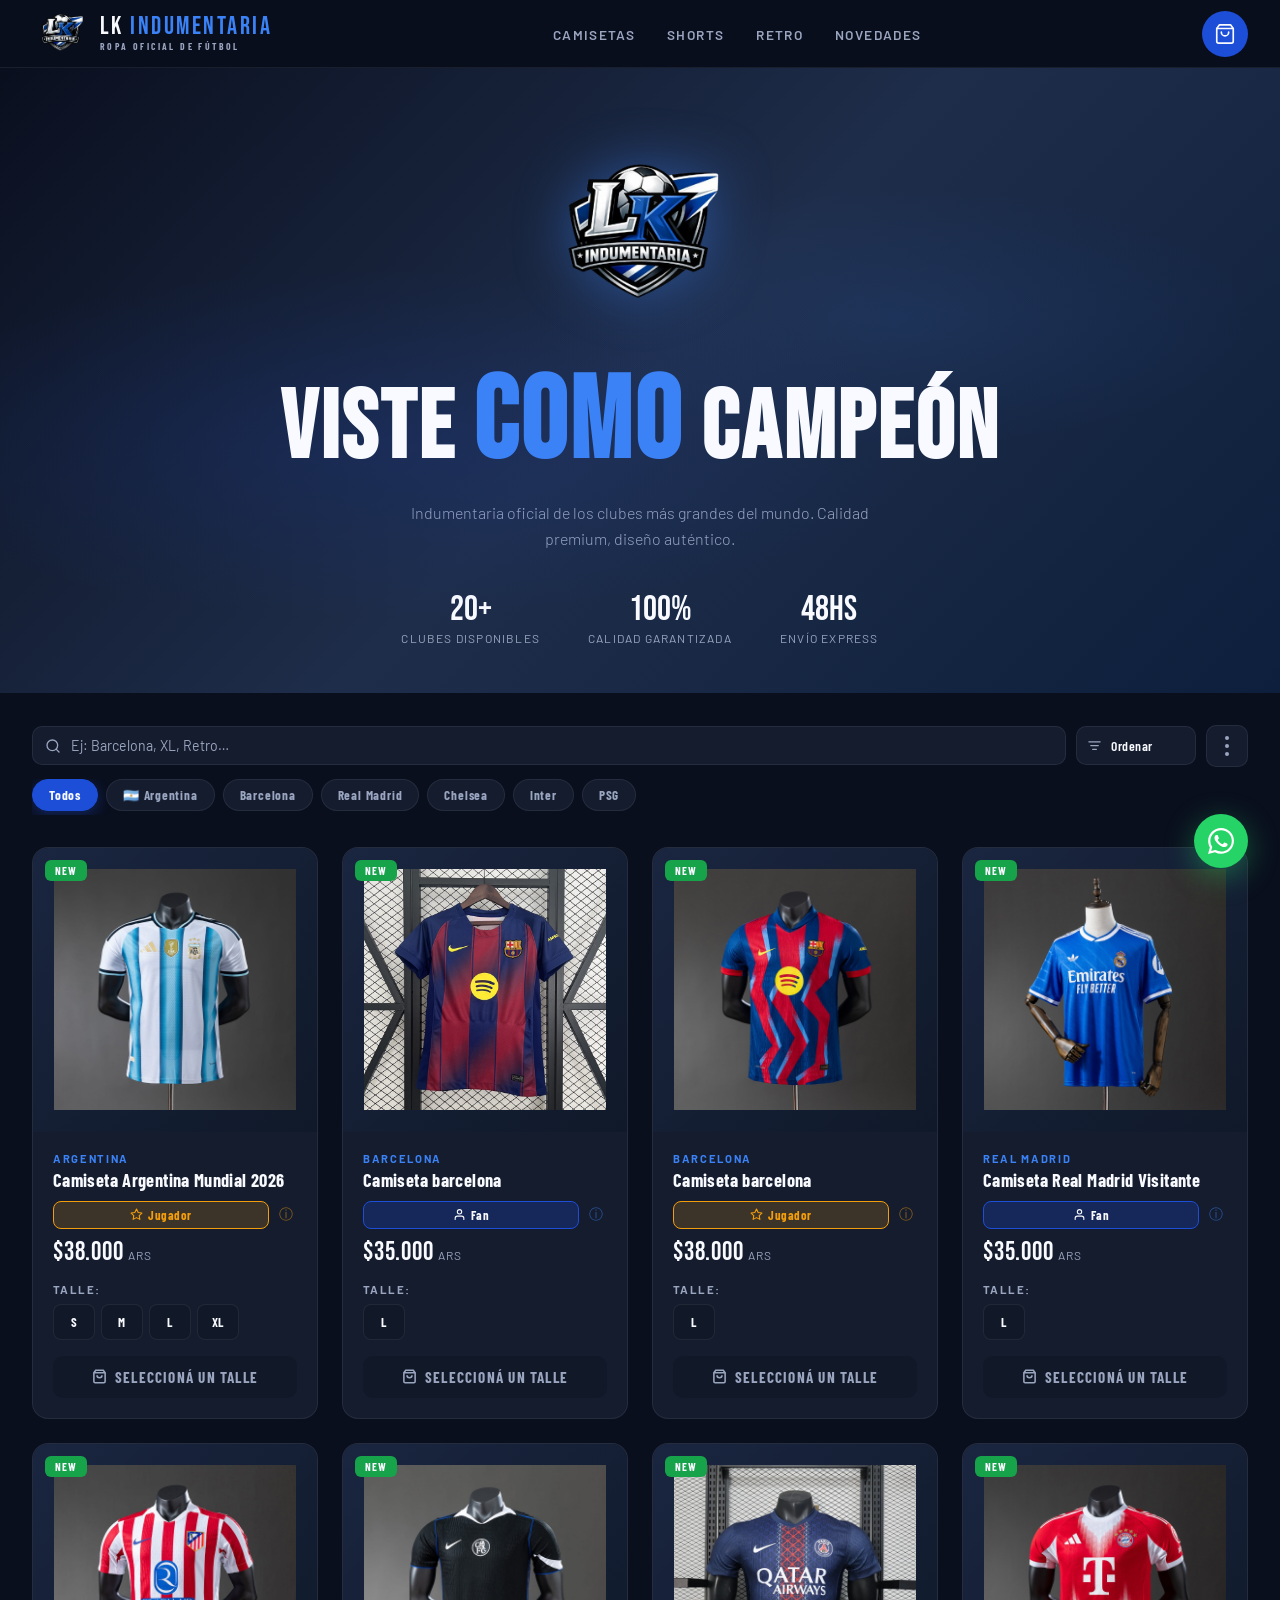
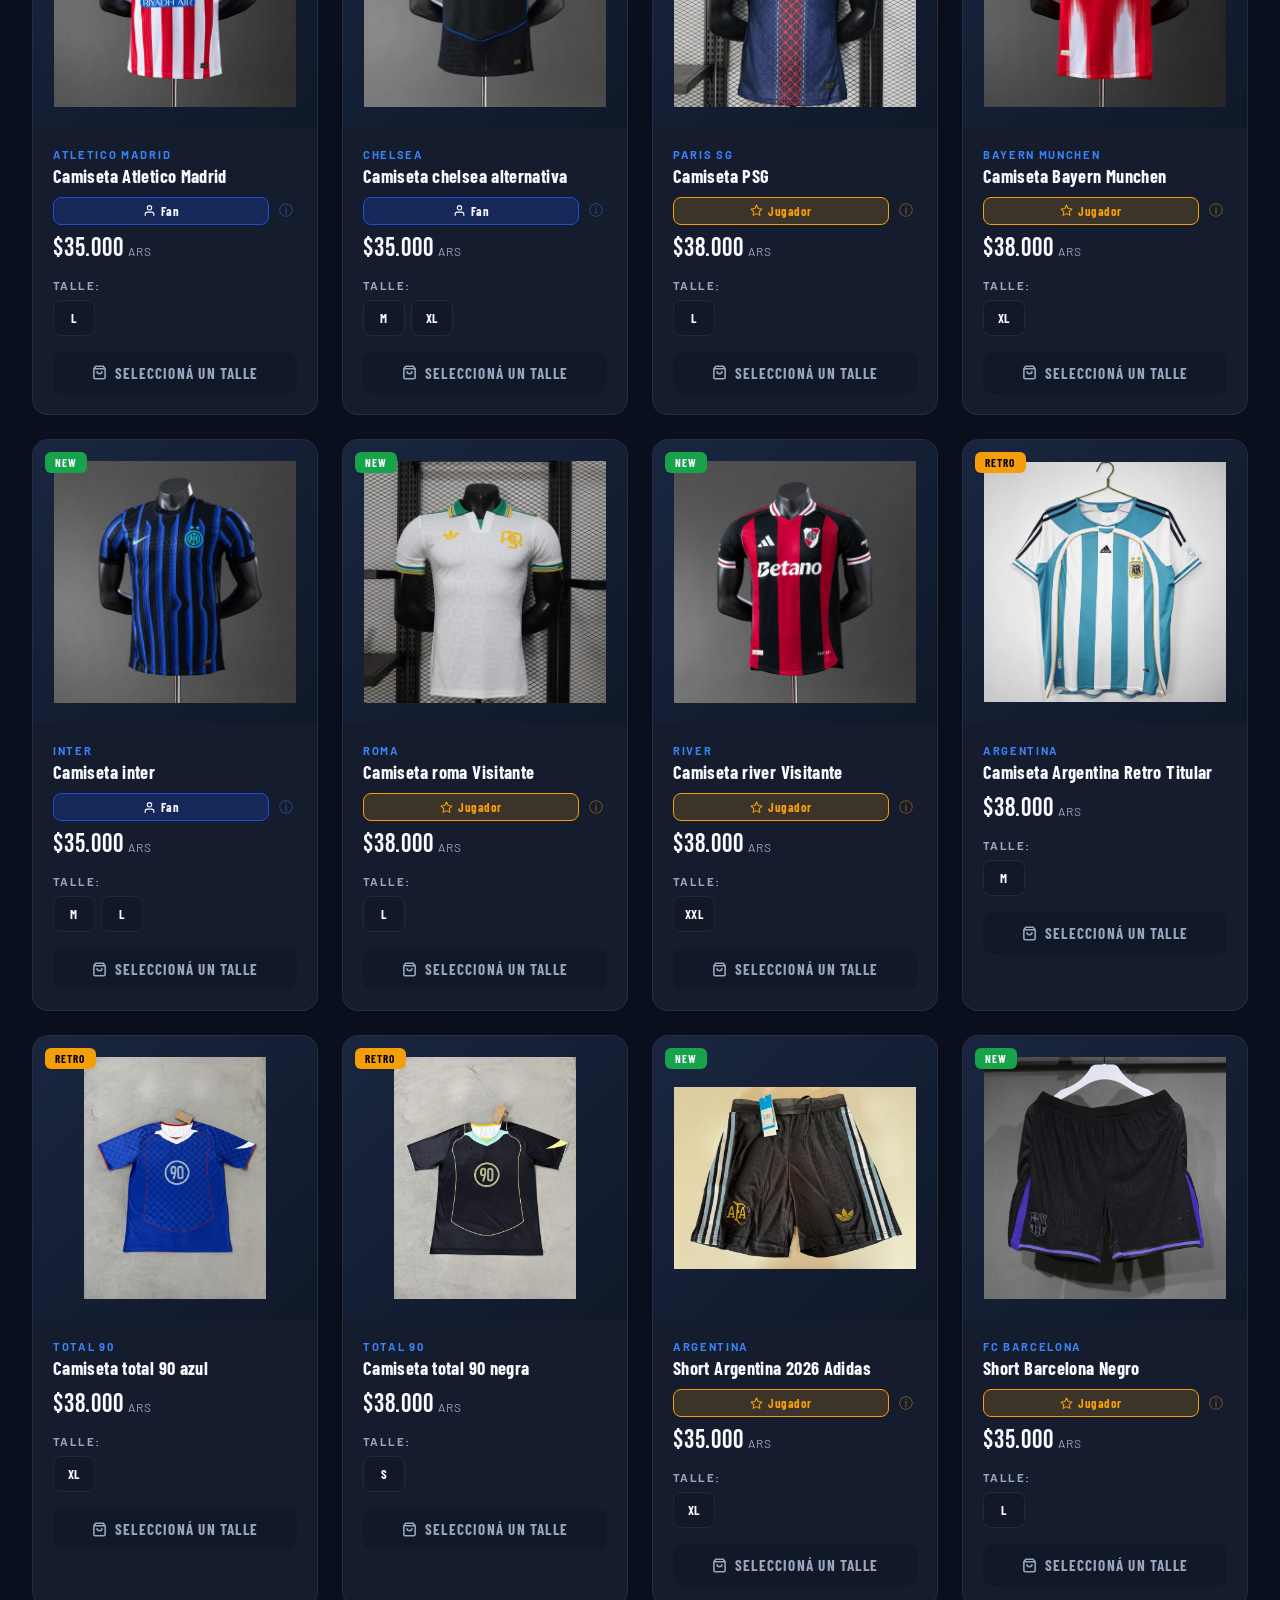
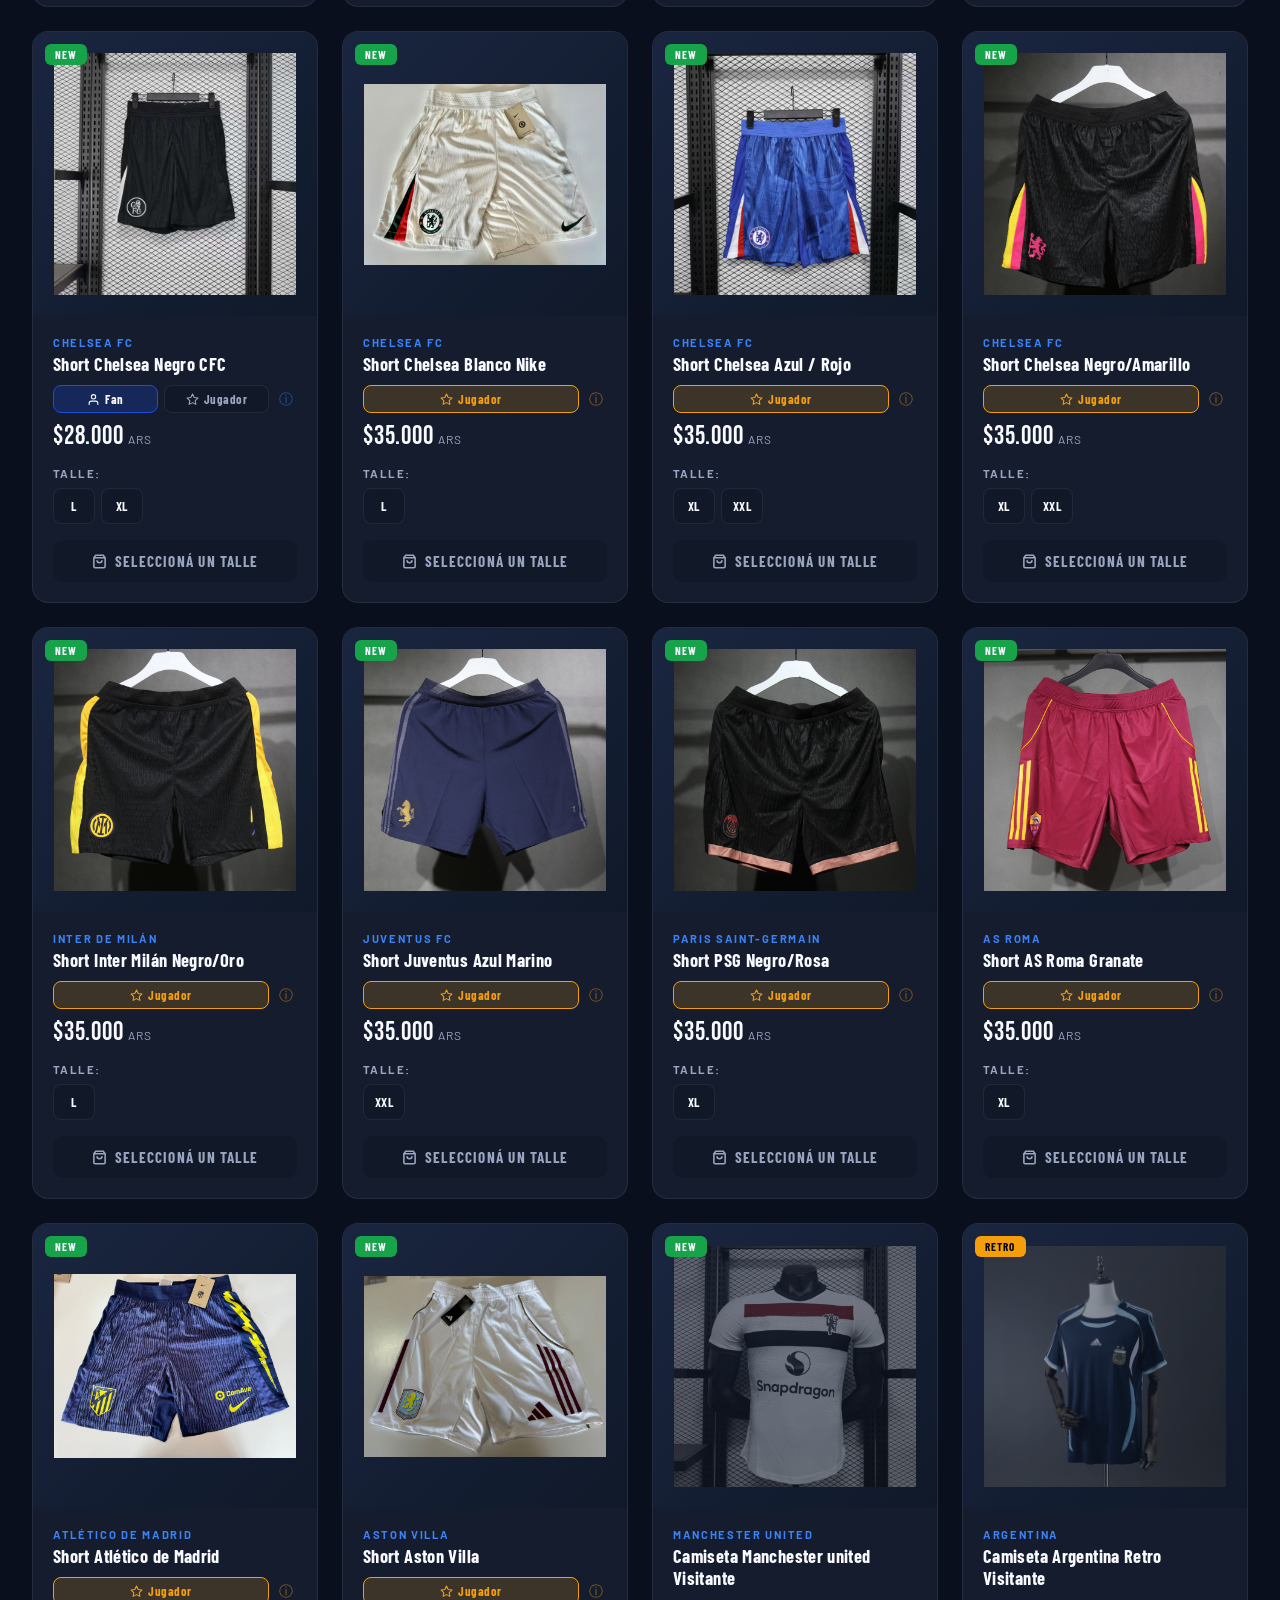
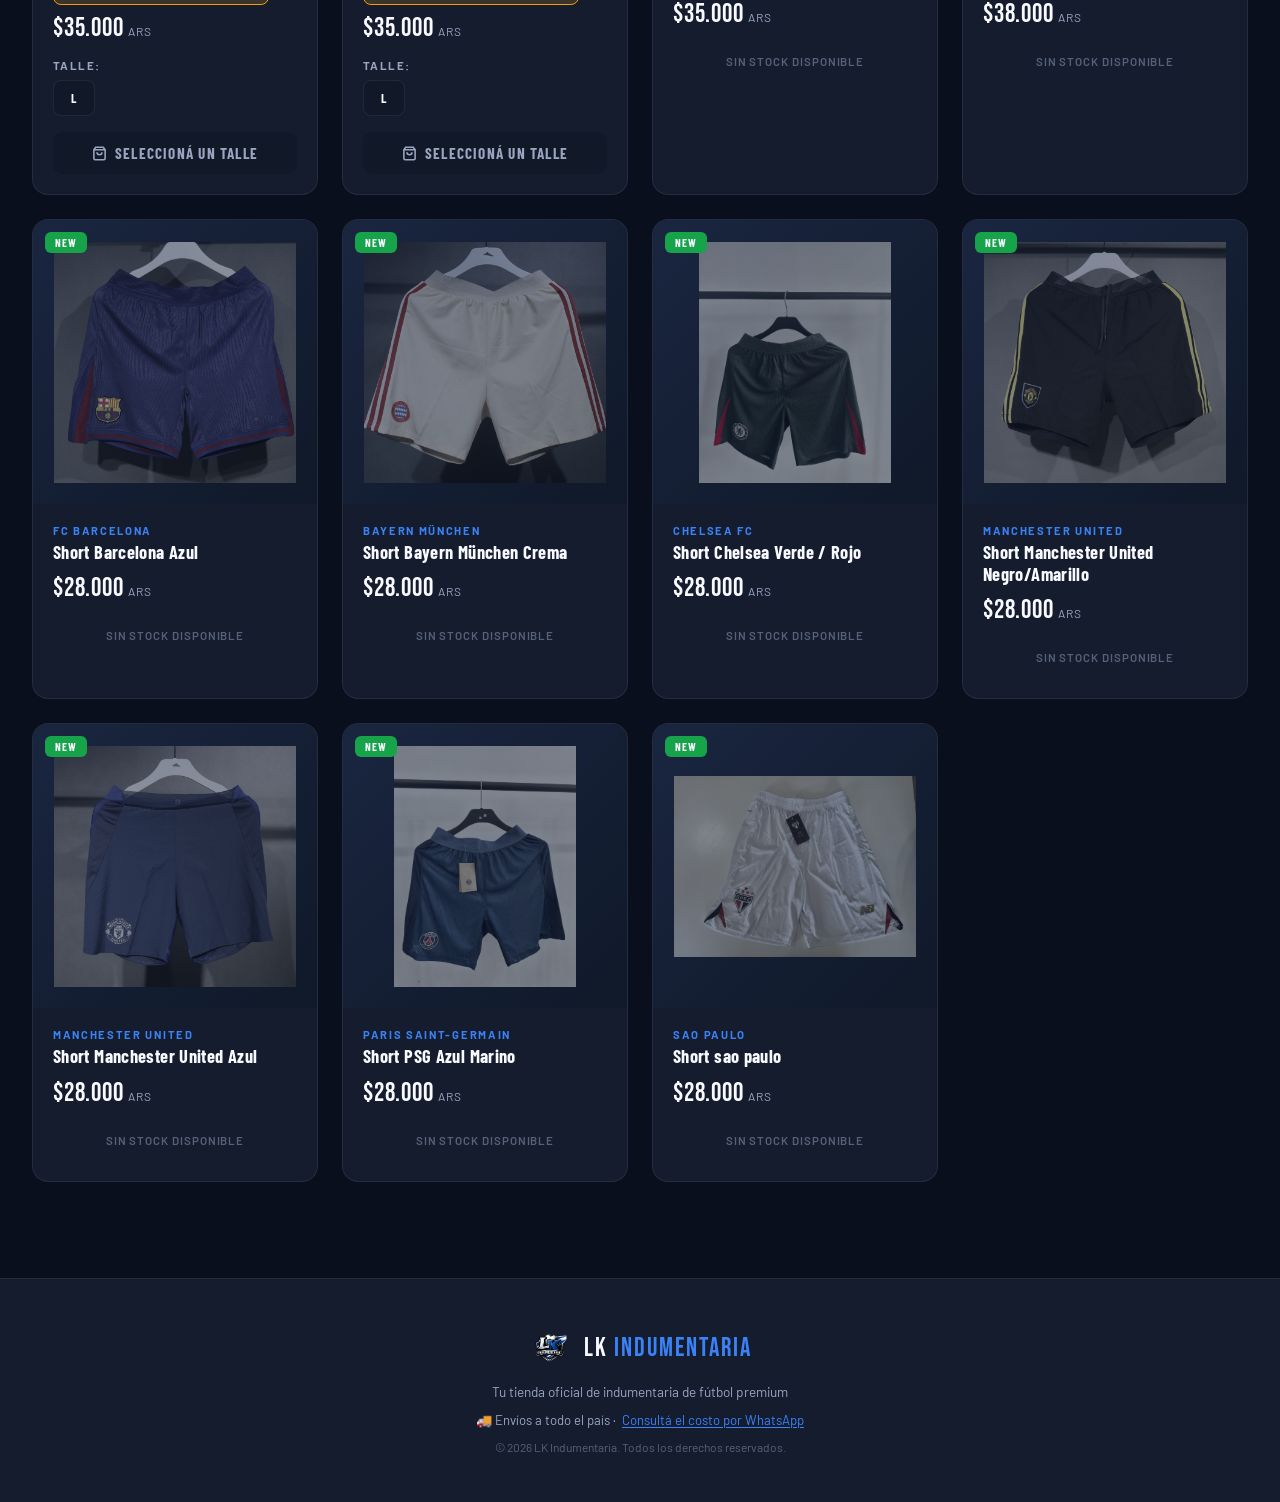
<file: index.html>
<!DOCTYPE html>
<html lang="es">
<head>
  <meta charset="UTF-8">
  <meta name="viewport" content="width=device-width, initial-scale=1.0">
  <title>LK Indumentaria — Ropa Oficial de Fútbol</title>
  <link rel="icon" type="image/png" href="logo.png">
  <link href="https://fonts.googleapis.com/css2?family=Bebas+Neue&family=Barlow:wght@300;400;500;600;700&family=Barlow+Condensed:wght@400;600;700;800&display=swap" rel="stylesheet">
  <link rel="stylesheet" href="style.css">
</head>
<body>

  <!-- ══════════════════ NAVBAR ══════════════════ -->
  <nav>
    <a class="nav-logo" href="#">
      <img data-logo src="" alt="LK Indumentaria Logo">
      <div>
        <div class="nav-logo-text">LK <span>Indumentaria</span></div>
        <div class="nav-logo-sub">Ropa Oficial de Fútbol</div>
      </div>
    </a>

    <ul class="nav-links">
      <li><a href="#catalog" onclick="filterFromNav('camiseta')">Camisetas</a></li>
      <li><a href="#catalog" onclick="filterFromNav('short')">Shorts</a></li>
      <li><a href="#catalog" onclick="filterFromNav('retro')">Retro</a></li>
      <li><a href="#catalog" onclick="filterFromNav('all')">Novedades</a></li>
    </ul>

    <div class="nav-right">
      <button class="cart-btn" onclick="toggleCart()" title="Ver carrito">
        <svg width="22" height="22" viewBox="0 0 24 24" fill="none" stroke="currentColor" stroke-width="1.8" stroke-linecap="round" stroke-linejoin="round">
          <path d="M6 2L3 6v14a2 2 0 002 2h14a2 2 0 002-2V6l-3-4z"/>
          <line x1="3" y1="6" x2="21" y2="6"/>
          <path d="M16 10a4 4 0 01-8 0"/>
        </svg>
        <!-- [MEJORA] Badge oculto por defecto, se muestra con JS cuando hay ítems -->
        <span class="cart-count" id="cartCount">0</span>
      </button>
    </div>
  </nav>

  <!-- ══════════════════ HERO ══════════════════ -->
  <section class="hero">
    <img class="hero-logo" data-logo src="" alt="LK Indumentaria">
    <h1>VISTE <em>COMO</em> CAMPEÓN</h1>
    <p>Indumentaria oficial de los clubes más grandes del mundo. Calidad premium, diseño auténtico.</p>
    <div class="hero-stats">
      <div class="stat">
        <div class="stat-num">20+</div>
        <div class="stat-label">Clubes Disponibles</div>
      </div>
      <div class="stat">
        <div class="stat-num">100%</div>
        <div class="stat-label">Calidad Garantizada</div>
      </div>
      <div class="stat">
        <div class="stat-num">48hs</div>
        <div class="stat-label">Envío Express</div>
      </div>
    </div>
  </section>

  <!-- ══════════════════ FILTER / SEARCH BAR ══════════════════ -->
  <section class="filter-section" id="catalog-section">
    <div class="catalog-toolbar">

      <!-- Buscador — [MEJORA] placeholder más sugestivo -->
      <div class="search-wrap">
        <svg class="search-icon" width="16" height="16" viewBox="0 0 24 24" fill="none" stroke="currentColor" stroke-width="2" stroke-linecap="round" stroke-linejoin="round">
          <circle cx="11" cy="11" r="8"/><line x1="21" y1="21" x2="16.65" y2="16.65"/>
        </svg>
        <input class="search-input" id="searchInput" type="text" placeholder="Ej: Barcelona, XL, Retro…" oninput="handleSearch(this.value)" autocomplete="off">
        <button class="search-clear" id="searchClear" onclick="clearSearch()" title="Limpiar">
          <svg width="14" height="14" viewBox="0 0 24 24" fill="none" stroke="currentColor" stroke-width="2.5" stroke-linecap="round"><line x1="18" y1="6" x2="6" y2="18"/><line x1="6" y1="6" x2="18" y2="18"/></svg>
        </button>
      </div>

      <!-- Ordenar -->
      <div class="sort-wrap">
        <svg width="15" height="15" viewBox="0 0 24 24" fill="none" stroke="currentColor" stroke-width="2" stroke-linecap="round" stroke-linejoin="round"><line x1="3" y1="6" x2="21" y2="6"/><line x1="6" y1="12" x2="18" y2="12"/><line x1="9" y1="18" x2="15" y2="18"/></svg>
        <select class="sort-select" id="sortSelect" onchange="handleSort(this.value)">
          <option value="default">Ordenar</option>
          <option value="price-asc">Menor precio</option>
          <option value="price-desc">Mayor precio</option>
          <option value="name-asc">A → Z</option>
          <option value="name-desc">Z → A</option>
        </select>
      </div>

      <!-- Menú 3 puntos con filtros por categoría -->
      <div class="filter-menu-wrap" id="filterMenuWrap">
        <button class="filter-menu-btn" id="filterMenuBtn" onclick="toggleFilterMenu()" title="Filtrar por categoría">
          <span></span><span></span><span></span>
        </button>
        <div class="filter-dropdown" id="filterDropdown">
          <div class="filter-dropdown-title">Categoría</div>
          <button class="filter-option active" data-filter="all"       onclick="selectFilter('all', this)">Todos</button>
          <button class="filter-option"         data-filter="camiseta" onclick="selectFilter('camiseta', this)">Camisetas</button>
          <button class="filter-option"         data-filter="short"    onclick="selectFilter('short', this)">Shorts</button>
          <button class="filter-option"         data-filter="argentina" onclick="selectFilter('argentina', this)">Argentina</button>
          <button class="filter-option"         data-filter="retro"    onclick="selectFilter('retro', this)">Retro</button>
        </div>
      </div>

    </div>

    <!-- Chip del filtro de categoría activo -->
    <div class="active-filter-chip" id="activeFilterChip" style="display:none">
      <span id="activeFilterLabel"></span>
      <button onclick="selectFilter('all', document.querySelector('.filter-option[data-filter=all]'))">✕</button>
    </div>

    <!-- ══ [MEJORA] FILTROS RÁPIDOS POR CLUB ══ -->
    <div class="club-filters-wrap">
      <div class="club-filters" id="clubFilters">
        <!-- Se renderizan dinámicamente desde store.js -->
      </div>
    </div>

  </section>

  <!-- ══════════════════ CATALOG ══════════════════ -->
  <div class="catalog" id="catalog"></div>

  <!-- ══════════════════ CART OVERLAY ══════════════════ -->
  <div class="cart-overlay" id="cartOverlay" onclick="toggleCart()"></div>

  <!-- ══════════════════ CART SIDEBAR ══════════════════ -->
  <div class="cart-sidebar" id="cartSidebar">
    <div class="cart-header">
      <h2>Carrito <span id="cartItemCount"></span></h2>
      <button class="close-cart" onclick="toggleCart()">✕</button>
    </div>
    <div class="cart-items" id="cartItems"></div>
    <div class="cart-footer" id="cartFooter" style="display:none">
      <div class="cart-total-row">
        <span class="cart-total-label">Total a pagar</span>
        <span class="cart-total-amount" id="cartTotal">$0</span>
      </div>
      <button class="checkout-btn">
        <svg width="20" height="20" viewBox="0 0 24 24" fill="currentColor">
          <path d="M17.472 14.382c-.297-.149-1.758-.867-2.03-.967-.273-.099-.471-.148-.67.15-.197.297-.767.966-.94 1.164-.173.199-.347.223-.644.075-.297-.15-1.255-.463-2.39-1.475-.883-.788-1.48-1.761-1.653-2.059-.173-.297-.018-.458.13-.606.134-.133.298-.347.446-.52.149-.174.198-.298.298-.497.099-.198.05-.371-.025-.52-.075-.149-.669-1.612-.916-2.207-.242-.579-.487-.5-.669-.51-.173-.008-.371-.01-.57-.01-.198 0-.52.074-.792.372-.272.297-1.04 1.016-1.04 2.479 0 1.462 1.065 2.875 1.213 3.074.149.198 2.096 3.2 5.077 4.487.709.306 1.262.489 1.694.625.712.227 1.36.195 1.871.118.571-.085 1.758-.719 2.006-1.413.248-.694.248-1.289.173-1.413-.074-.124-.272-.198-.57-.347m-5.421 7.403h-.004a9.87 9.87 0 01-5.031-1.378l-.361-.214-3.741.982.998-3.648-.235-.374a9.86 9.86 0 01-1.51-5.26c.001-5.45 4.436-9.884 9.888-9.884 2.64 0 5.122 1.03 6.988 2.898a9.825 9.825 0 012.893 6.994c-.003 5.45-4.437 9.884-9.885 9.884m8.413-18.297A11.815 11.815 0 0012.05 0C5.495 0 .16 5.335.157 11.892c0 2.096.547 4.142 1.588 5.945L.057 24l6.305-1.654a11.882 11.882 0 005.683 1.448h.005c6.554 0 11.89-5.335 11.893-11.893a11.821 11.821 0 00-3.48-8.413z"/>
        </svg>
        Pedir por WhatsApp
      </button>
      <!-- [MEJORA] Info de envío -->
      <p class="cart-note">
        🚚 Costo de envío · <button class="cart-shipping-link" onclick="openWhatsApp('¡Hola! Quiero consultar el costo de envío a mi zona 📦')">Consultá por WhatsApp</button>
      </p>
    </div>
  </div>

  <!-- ══════════════════ FABs ══════════════════ -->
  <div class="fab-group">
    <button class="fab-scroll-top" id="fabScrollTop" onclick="scrollToTop()" title="Volver arriba">
      <svg width="18" height="18" viewBox="0 0 24 24" fill="none" stroke="currentColor" stroke-width="2" stroke-linecap="round" stroke-linejoin="round">
        <line x1="12" y1="19" x2="12" y2="5"/>
        <polyline points="5 12 12 5 19 12"/>
      </svg>
    </button>
    <button class="wa-fab" onclick="openWhatsApp()" title="Consultanos por WhatsApp">
      <svg width="26" height="26" viewBox="0 0 24 24" fill="currentColor">
        <path d="M17.472 14.382c-.297-.149-1.758-.867-2.03-.967-.273-.099-.471-.148-.67.15-.197.297-.767.966-.94 1.164-.173.199-.347.223-.644.075-.297-.15-1.255-.463-2.39-1.475-.883-.788-1.48-1.761-1.653-2.059-.173-.297-.018-.458.13-.606.134-.133.298-.347.446-.52.149-.174.198-.298.298-.497.099-.198.05-.371-.025-.52-.075-.149-.669-1.612-.916-2.207-.242-.579-.487-.5-.669-.51-.173-.008-.371-.01-.57-.01-.198 0-.52.074-.792.372-.272.297-1.04 1.016-1.04 2.479 0 1.462 1.065 2.875 1.213 3.074.149.198 2.096 3.2 5.077 4.487.709.306 1.262.489 1.694.625.712.227 1.36.195 1.871.118.571-.085 1.758-.719 2.006-1.413.248-.694.248-1.289.173-1.413-.074-.124-.272-.198-.57-.347m-5.421 7.403h-.004a9.87 9.87 0 01-5.031-1.378l-.361-.214-3.741.982.998-3.648-.235-.374a9.86 9.86 0 01-1.51-5.26c.001-5.45 4.436-9.884 9.888-9.884 2.64 0 5.122 1.03 6.988 2.898a9.825 9.825 0 012.893 6.994c-.003 5.45-4.437 9.884-9.885 9.884m8.413-18.297A11.815 11.815 0 0012.05 0C5.495 0 .16 5.335.157 11.892c0 2.096.547 4.142 1.588 5.945L.057 24l6.305-1.654a11.882 11.882 0 005.683 1.448h.005c6.554 0 11.89-5.335 11.893-11.893a11.821 11.821 0 00-3.48-8.413z"/>
      </svg>
    </button>
  </div>

  <!-- ══════════════════ TOAST ══════════════════ -->
  <div class="toast-container" id="toastContainer"></div>

  <!-- ══════════════════ FOOTER ══════════════════ -->
  <footer>
    <div class="footer-inner">
      <div class="footer-logo-wrap">
        <img class="footer-logo-img" data-logo src="" alt="LK Indumentaria">
        <div class="footer-logo-text">LK <span>Indumentaria</span></div>
      </div>
      <p>Tu tienda oficial de indumentaria de fútbol premium</p>
      <!-- [MEJORA] Info de envío en footer -->
      <p class="footer-shipping">
        🚚 Envíos a todo el país ·
        <button class="footer-shipping-btn" onclick="openWhatsApp('¡Hola! Quiero consultar el costo de envío a mi zona 📦')">
          Consultá el costo por WhatsApp
        </button>
      </p>
      <p style="font-size:0.75rem;opacity:0.5">© 2026 LK Indumentaria. Todos los derechos reservados.</p>
    </div>
  </footer>

  <script src="store.js"></script>
  <script>
    var fabScrollTop = document.getElementById('fabScrollTop');
    window.addEventListener('scroll', function() {
      fabScrollTop.classList.toggle('visible', window.scrollY > 400);
    });
    function scrollToTop() {
      window.scrollTo({ top: 0, behavior: 'smooth' });
    }
  </script>
</body>
</file>
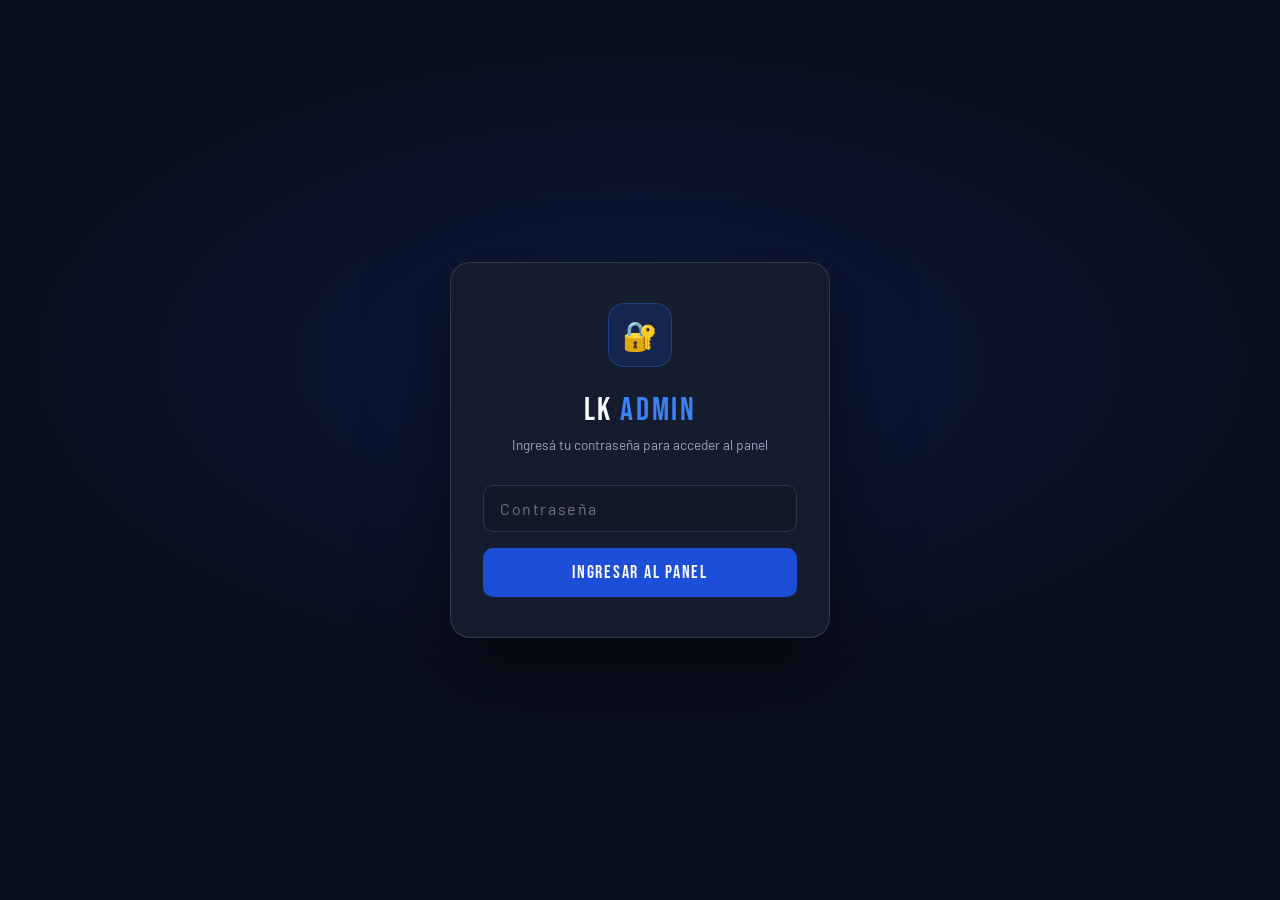
<file: admin.html>
<!DOCTYPE html>
<html lang="es">
<head>
  <meta charset="UTF-8">
  <meta name="viewport" content="width=device-width, initial-scale=1.0, maximum-scale=1.0">
  <title>LK Admin — Panel de Gestión</title>
  <link href="https://fonts.googleapis.com/css2?family=Bebas+Neue&family=Barlow:wght@300;400;500;600;700&family=Barlow+Condensed:wght@400;600;700;800&display=swap" rel="stylesheet">
  <style>
    :root {
      --navy: #0a0f1e;
      --navy-mid: #111827;
      --navy-light: #1e2d4a;
      --navy-card: #141c2e;
      --blue-accent: #1d4ed8;
      --blue-glow: #3b82f6;
      --white: #f8faff;
      --white-muted: #9aa5c0;
      --gold: #f59e0b;
      --red: #ef4444;
      --green: #22c55e;
      --border: rgba(255,255,255,0.07);
      --border-strong: rgba(255,255,255,0.12);
    }
    * { box-sizing: border-box; margin: 0; padding: 0; }
    body {
      font-family: 'Barlow', sans-serif;
      background: var(--navy);
      color: var(--white);
      min-height: 100vh;
      overflow-x: hidden;
    }
    input, select, textarea, button { font-family: 'Barlow', sans-serif; }

    /* ── LOGIN SCREEN ── */
    #loginScreen {
      min-height: 100vh;
      display: flex;
      align-items: center;
      justify-content: center;
      padding: 2rem;
      background: radial-gradient(ellipse 70% 50% at 50% 40%, rgba(29,78,216,0.18) 0%, transparent 70%), var(--navy);
    }
    .login-box {
      background: var(--navy-card);
      border: 1px solid var(--border-strong);
      border-radius: 20px;
      padding: 2.5rem 2rem;
      width: 100%;
      max-width: 380px;
      text-align: center;
      box-shadow: 0 32px 80px rgba(0,0,0,0.5);
    }
    .login-icon {
      width: 64px; height: 64px;
      background: rgba(29,78,216,0.2);
      border: 1px solid rgba(59,130,246,0.3);
      border-radius: 16px;
      display: flex; align-items: center; justify-content: center;
      margin: 0 auto 1.5rem;
      font-size: 1.8rem;
    }
    .login-title {
      font-family: 'Bebas Neue', sans-serif;
      font-size: 2rem;
      letter-spacing: 0.08em;
      margin-bottom: 0.4rem;
    }
    .login-title span { color: var(--blue-glow); }
    .login-sub { color: var(--white-muted); font-size: 0.85rem; margin-bottom: 2rem; }
    .login-field {
      width: 100%;
      background: var(--navy-mid);
      border: 1px solid var(--border-strong);
      border-radius: 10px;
      padding: 13px 16px;
      color: var(--white);
      font-size: 1rem;
      outline: none;
      transition: border-color 0.2s;
      margin-bottom: 1rem;
      letter-spacing: 0.1em;
    }
    .login-field:focus { border-color: var(--blue-glow); }
    .login-btn {
      width: 100%;
      padding: 14px;
      background: var(--blue-accent);
      border: none;
      border-radius: 10px;
      color: var(--white);
      font-family: 'Bebas Neue', sans-serif;
      font-size: 1.1rem;
      letter-spacing: 0.1em;
      cursor: pointer;
      transition: background 0.2s;
    }
    .login-btn:hover { background: var(--blue-glow); }
    .login-error {
      color: var(--red);
      font-size: 0.82rem;
      margin-top: 0.75rem;
      display: none;
    }

    /* ── MAIN APP ── */
    #adminApp { display: none; }

    /* ── HEADER ── */
    .admin-header {
      position: sticky; top: 0; z-index: 100;
      background: rgba(10,15,30,0.96);
      backdrop-filter: blur(20px);
      border-bottom: 1px solid var(--border);
      padding: 0 1.25rem;
      display: flex; align-items: center;
      justify-content: space-between;
      height: 60px;
      gap: 1rem;
    }
    .admin-logo {
      font-family: 'Bebas Neue', sans-serif;
      font-size: 1.3rem;
      letter-spacing: 0.08em;
      display: flex; align-items: center; gap: 8px;
    }
    .admin-logo span { color: var(--blue-glow); }
    .admin-logo small {
      font-family: 'Barlow Condensed', sans-serif;
      font-size: 0.65rem;
      font-weight: 700;
      letter-spacing: 0.2em;
      text-transform: uppercase;
      color: var(--white-muted);
      background: rgba(29,78,216,0.2);
      border: 1px solid rgba(59,130,246,0.25);
      padding: 2px 8px;
      border-radius: 4px;
    }
    .header-actions { display: flex; gap: 8px; align-items: center; }
    .btn-store {
      display: flex; align-items: center; gap: 6px;
      padding: 8px 14px;
      background: rgba(34,197,94,0.12);
      border: 1px solid rgba(34,197,94,0.3);
      border-radius: 8px;
      color: var(--green);
      font-family: 'Barlow Condensed', sans-serif;
      font-size: 0.8rem;
      font-weight: 700;
      letter-spacing: 0.06em;
      text-transform: uppercase;
      cursor: pointer;
      text-decoration: none;
      transition: background 0.15s;
    }
    .btn-store:hover { background: rgba(34,197,94,0.2); }
    .btn-logout {
      padding: 8px 14px;
      background: rgba(239,68,68,0.1);
      border: 1px solid rgba(239,68,68,0.25);
      border-radius: 8px;
      color: var(--red);
      font-family: 'Barlow Condensed', sans-serif;
      font-size: 0.8rem;
      font-weight: 700;
      letter-spacing: 0.06em;
      text-transform: uppercase;
      cursor: pointer;
      transition: background 0.15s;
    }
    .btn-logout:hover { background: rgba(239,68,68,0.2); }

    /* ── STATS BAR ── */
    .stats-bar {
      display: flex; gap: 1px;
      background: var(--border);
      border-bottom: 1px solid var(--border);
    }
    .stat-card {
      flex: 1;
      padding: 1rem;
      background: var(--navy-card);
      text-align: center;
    }
    .stat-card-num {
      font-family: 'Bebas Neue', sans-serif;
      font-size: 1.8rem;
      line-height: 1;
      color: var(--white);
    }
    .stat-card-num.blue { color: var(--blue-glow); }
    .stat-card-num.green { color: var(--green); }
    .stat-card-num.red { color: var(--red); }
    .stat-card-label {
      font-size: 0.65rem;
      font-weight: 700;
      letter-spacing: 0.1em;
      text-transform: uppercase;
      color: var(--white-muted);
      margin-top: 2px;
    }

    /* ── TOOLBAR ── */
    .admin-toolbar {
      padding: 1rem 1.25rem;
      display: flex; gap: 10px; align-items: center;
    }
    .toolbar-search {
      flex: 1;
      background: var(--navy-card);
      border: 1px solid var(--border-strong);
      border-radius: 10px;
      padding: 10px 14px;
      color: var(--white);
      font-size: 0.88rem;
      outline: none;
      transition: border-color 0.2s;
    }
    .toolbar-search:focus { border-color: var(--blue-glow); }
    .toolbar-search::placeholder { color: var(--white-muted); }
    .btn-add {
      display: flex; align-items: center; gap: 6px;
      padding: 10px 18px;
      background: var(--blue-accent);
      border: none;
      border-radius: 10px;
      color: var(--white);
      font-family: 'Bebas Neue', sans-serif;
      font-size: 1rem;
      letter-spacing: 0.08em;
      cursor: pointer;
      white-space: nowrap;
      transition: background 0.2s;
      flex-shrink: 0;
    }
    .btn-add:hover { background: var(--blue-glow); }

    /* ── PRODUCT LIST ── */
    .product-list {
      padding: 0 1.25rem 6rem;
      display: flex;
      flex-direction: column;
      gap: 10px;
    }
    .admin-card {
      background: var(--navy-card);
      border: 1px solid var(--border);
      border-radius: 14px;
      display: flex;
      align-items: center;
      gap: 12px;
      padding: 12px;
      transition: border-color 0.2s;
    }
    .admin-card:hover { border-color: var(--border-strong); }
    .admin-card-img {
      width: 64px; height: 64px;
      border-radius: 10px;
      background: linear-gradient(135deg, #1a2540 0%, #0f1929 100%);
      overflow: hidden;
      flex-shrink: 0;
      display: flex; align-items: center; justify-content: center;
    }
    .admin-card-img img {
      width: 80%; height: 80%; object-fit: contain;
    }
    .admin-card-info { flex: 1; min-width: 0; }
    .admin-card-name {
      font-family: 'Barlow Condensed', sans-serif;
      font-size: 0.95rem;
      font-weight: 700;
      color: var(--white);
      white-space: nowrap;
      overflow: hidden;
      text-overflow: ellipsis;
      margin-bottom: 2px;
    }
    .admin-card-meta {
      font-size: 0.72rem;
      color: var(--blue-glow);
      font-weight: 600;
      letter-spacing: 0.08em;
      text-transform: uppercase;
      margin-bottom: 4px;
    }
    .admin-card-price {
      font-family: 'Bebas Neue', sans-serif;
      font-size: 1.05rem;
      letter-spacing: 0.04em;
      color: var(--white);
    }
    .stock-pills { display: flex; gap: 4px; flex-wrap: wrap; margin-top: 4px; }
    .stock-pill {
      font-size: 0.62rem;
      font-weight: 700;
      padding: 2px 6px;
      border-radius: 4px;
      letter-spacing: 0.06em;
    }
    .stock-pill.in { background: rgba(34,197,94,0.15); color: var(--green); border: 1px solid rgba(34,197,94,0.25); }
    .stock-pill.out { background: rgba(255,255,255,0.04); color: var(--white-muted); border: 1px solid var(--border); }
    .admin-card-actions { display: flex; flex-direction: column; gap: 6px; flex-shrink: 0; }
    .btn-edit, .btn-delete {
      width: 36px; height: 36px;
      border: none; border-radius: 8px;
      cursor: pointer;
      display: flex; align-items: center; justify-content: center;
      transition: background 0.15s;
      font-size: 0.9rem;
    }
    .btn-edit {
      background: rgba(59,130,246,0.12);
      border: 1px solid rgba(59,130,246,0.25);
      color: var(--blue-glow);
    }
    .btn-edit:hover { background: rgba(59,130,246,0.25); }
    .btn-delete {
      background: rgba(239,68,68,0.1);
      border: 1px solid rgba(239,68,68,0.2);
      color: var(--red);
    }
    .btn-delete:hover { background: rgba(239,68,68,0.2); }

    /* ── EMPTY STATE ── */
    .empty-state {
      text-align: center;
      padding: 4rem 2rem;
      color: var(--white-muted);
    }
    .empty-state-icon { font-size: 3rem; margin-bottom: 1rem; opacity: 0.4; }

    /* ── MODAL OVERLAY ── */
    .modal-overlay {
      position: fixed; inset: 0; z-index: 500;
      background: rgba(0,0,0,0.7);
      backdrop-filter: blur(6px);
      display: flex; align-items: flex-end; justify-content: center;
      opacity: 0; pointer-events: none;
      transition: opacity 0.25s;
    }
    .modal-overlay.open { opacity: 1; pointer-events: all; }

    .modal-sheet {
      width: 100%; max-width: 600px;
      background: var(--navy-mid);
      border-radius: 20px 20px 0 0;
      border-top: 1px solid var(--border-strong);
      max-height: 92vh;
      display: flex; flex-direction: column;
      transform: translateY(100%);
      transition: transform 0.3s cubic-bezier(0.4,0,0.2,1);
    }
    .modal-overlay.open .modal-sheet { transform: translateY(0); }

    .modal-handle {
      width: 40px; height: 4px;
      background: var(--border-strong);
      border-radius: 2px;
      margin: 10px auto 0;
      flex-shrink: 0;
    }
    .modal-header {
      padding: 1rem 1.25rem 0.75rem;
      display: flex; align-items: center; justify-content: space-between;
      border-bottom: 1px solid var(--border);
      flex-shrink: 0;
    }
    .modal-title {
      font-family: 'Bebas Neue', sans-serif;
      font-size: 1.4rem;
      letter-spacing: 0.06em;
    }
    .modal-close {
      width: 34px; height: 34px;
      background: var(--navy-card);
      border: 1px solid var(--border);
      border-radius: 8px;
      color: var(--white);
      cursor: pointer;
      display: flex; align-items: center; justify-content: center;
      font-size: 1.1rem;
      transition: background 0.15s;
    }
    .modal-close:hover { background: var(--red); border-color: var(--red); }

    .modal-body {
      flex: 1;
      overflow-y: auto;
      padding: 1.25rem;
      padding-bottom: 0.5rem;
    }
    .modal-footer {
      padding: 1rem 1.25rem 1.5rem;
      display: flex; gap: 10px;
      border-top: 1px solid var(--border);
      flex-shrink: 0;
    }

    /* ── FORM ── */
    .form-section {
      font-family: 'Barlow Condensed', sans-serif;
      font-size: 0.7rem;
      font-weight: 700;
      letter-spacing: 0.15em;
      text-transform: uppercase;
      color: var(--white-muted);
      margin: 1.25rem 0 0.75rem;
      padding-bottom: 6px;
      border-bottom: 1px solid var(--border);
    }
    .form-section:first-child { margin-top: 0; }
    .form-row { margin-bottom: 0.85rem; }
    .form-row-2 { display: grid; grid-template-columns: 1fr 1fr; gap: 10px; margin-bottom: 0.85rem; }
    label {
      display: block;
      font-size: 0.72rem;
      font-weight: 700;
      letter-spacing: 0.08em;
      text-transform: uppercase;
      color: var(--white-muted);
      margin-bottom: 5px;
    }
    .form-input, .form-select, .form-textarea {
      width: 100%;
      background: var(--navy-card);
      border: 1px solid var(--border-strong);
      border-radius: 8px;
      padding: 10px 12px;
      color: var(--white);
      font-size: 0.9rem;
      outline: none;
      transition: border-color 0.2s;
    }
    .form-input:focus, .form-select:focus, .form-textarea:focus { border-color: var(--blue-glow); }
    .form-select option { background: var(--navy-mid); }
    .form-textarea { resize: vertical; min-height: 70px; }

    /* ── IMAGE INPUT ── */
    .img-input-wrap { display: flex; flex-direction: column; gap: 8px; }
    .img-preview {
      width: 100%; height: 140px;
      background: linear-gradient(135deg, #1a2540, #0f1929);
      border-radius: 10px;
      border: 1px dashed var(--border-strong);
      display: flex; align-items: center; justify-content: center;
      overflow: hidden;
      position: relative;
    }
    .img-preview img { max-width: 100%; max-height: 100%; object-fit: contain; }
    .img-preview-placeholder { color: var(--white-muted); font-size: 0.8rem; text-align: center; }
    .img-preview-placeholder span { font-size: 2rem; display: block; margin-bottom: 4px; opacity: 0.4; }
    .img-input-tabs { display: flex; gap: 6px; }
    .img-tab {
      flex: 1; padding: 8px;
      background: var(--navy-card);
      border: 1px solid var(--border);
      border-radius: 8px;
      color: var(--white-muted);
      font-family: 'Barlow Condensed', sans-serif;
      font-size: 0.78rem; font-weight: 700;
      letter-spacing: 0.04em;
      cursor: pointer; text-align: center;
      transition: all 0.15s;
    }
    .img-tab.active { background: rgba(29,78,216,0.2); border-color: var(--blue-accent); color: var(--white); }
    .img-url-field { display: none; }
    .img-url-field.show { display: block; }
    .img-upload-btn {
      width: 100%;
      padding: 10px;
      background: var(--navy-card);
      border: 1px dashed var(--border-strong);
      border-radius: 8px;
      color: var(--white-muted);
      font-size: 0.85rem;
      cursor: pointer;
      text-align: center;
      transition: border-color 0.15s, color 0.15s;
      display: none;
    }
    .img-upload-btn.show { display: block; }
    .img-upload-btn:hover { border-color: var(--blue-glow); color: var(--white); }
    #imgFileInput { display: none; }

    /* ── STOCK GRID ── */
    .stock-section { margin-bottom: 0.75rem; }
    .stock-label-row {
      display: flex; align-items: center;
      font-size: 0.72rem; font-weight: 700;
      letter-spacing: 0.08em; text-transform: uppercase;
      color: var(--white-muted);
      margin-bottom: 8px;
    }
    .stock-label-row .ver-tag {
      padding: 2px 8px;
      border-radius: 4px;
      font-size: 0.65rem;
      margin-left: 8px;
    }
    .ver-tag.fan { background: rgba(29,78,216,0.15); color: var(--blue-glow); border: 1px solid rgba(59,130,246,0.2); }
    .ver-tag.jugador { background: rgba(245,158,11,0.15); color: var(--gold); border: 1px solid rgba(245,158,11,0.2); }
    .stock-sizes { display: flex; gap: 6px; flex-wrap: wrap; }
    .size-toggle {
      position: relative;
      display: flex; align-items: center;
    }
    .size-toggle input[type="checkbox"] { display: none; }
    .size-toggle label {
      width: 42px; height: 36px;
      background: var(--navy-card);
      border: 1px solid var(--border);
      border-radius: 8px;
      display: flex; align-items: center; justify-content: center;
      font-family: 'Barlow Condensed', sans-serif;
      font-size: 0.78rem; font-weight: 700;
      letter-spacing: 0.04em;
      color: var(--white-muted);
      cursor: pointer;
      transition: all 0.15s;
      margin-bottom: 0;
      text-transform: none;
    }
    .size-toggle input:checked + label {
      background: rgba(34,197,94,0.18);
      border-color: var(--green);
      color: var(--green);
    }

    /* ── DORSALES ── */
    .dorsales-list { display: flex; flex-direction: column; gap: 6px; margin-bottom: 10px; }
    .dorsal-row {
      display: flex; gap: 8px; align-items: center;
      background: var(--navy-card);
      border: 1px solid var(--border);
      border-radius: 8px;
      padding: 8px 10px;
    }
    .dorsal-num-input {
      width: 60px;
      background: var(--navy-mid);
      border: 1px solid var(--border-strong);
      border-radius: 6px;
      padding: 7px 8px;
      color: var(--white);
      font-size: 0.9rem;
      font-weight: 700;
      text-align: center;
      outline: none;
    }
    .dorsal-name-input {
      flex: 1;
      background: var(--navy-mid);
      border: 1px solid var(--border-strong);
      border-radius: 6px;
      padding: 7px 10px;
      color: var(--white);
      font-size: 0.9rem;
      outline: none;
    }
    .dorsal-num-input:focus, .dorsal-name-input:focus { border-color: var(--blue-glow); }
    .btn-remove-dorsal {
      width: 28px; height: 28px;
      background: rgba(239,68,68,0.1);
      border: 1px solid rgba(239,68,68,0.2);
      border-radius: 6px;
      color: var(--red);
      cursor: pointer;
      display: flex; align-items: center; justify-content: center;
      font-size: 0.9rem;
      flex-shrink: 0;
    }
    .btn-add-dorsal {
      display: flex; align-items: center; gap: 6px;
      padding: 8px 14px;
      background: rgba(59,130,246,0.1);
      border: 1px dashed rgba(59,130,246,0.3);
      border-radius: 8px;
      color: var(--blue-glow);
      font-family: 'Barlow Condensed', sans-serif;
      font-size: 0.82rem; font-weight: 700;
      cursor: pointer;
      width: 100%;
      justify-content: center;
      transition: background 0.15s;
    }
    .btn-add-dorsal:hover { background: rgba(59,130,246,0.18); }

    /* ── FOOTER BUTTONS ── */
    .btn-cancel {
      flex: 1; padding: 14px;
      background: var(--navy-card);
      border: 1px solid var(--border-strong);
      border-radius: 10px;
      color: var(--white-muted);
      font-family: 'Bebas Neue', sans-serif;
      font-size: 1rem;
      letter-spacing: 0.08em;
      cursor: pointer;
      transition: background 0.15s;
    }
    .btn-cancel:hover { background: var(--navy-light); }
    .btn-save {
      flex: 2; padding: 14px;
      background: var(--blue-accent);
      border: none;
      border-radius: 10px;
      color: var(--white);
      font-family: 'Bebas Neue', sans-serif;
      font-size: 1rem;
      letter-spacing: 0.08em;
      cursor: pointer;
      transition: background 0.2s;
    }
    .btn-save:hover { background: var(--blue-glow); }

    /* ── DELETE CONFIRM ── */
    .confirm-overlay {
      position: fixed; inset: 0; z-index: 600;
      background: rgba(0,0,0,0.75);
      backdrop-filter: blur(6px);
      display: flex; align-items: center; justify-content: center;
      padding: 2rem;
      opacity: 0; pointer-events: none;
      transition: opacity 0.2s;
    }
    .confirm-overlay.open { opacity: 1; pointer-events: all; }
    .confirm-box {
      background: var(--navy-mid);
      border: 1px solid rgba(239,68,68,0.3);
      border-radius: 16px;
      padding: 1.75rem;
      max-width: 340px; width: 100%;
      text-align: center;
      transform: scale(0.92);
      transition: transform 0.2s cubic-bezier(0.34,1.56,0.64,1);
    }
    .confirm-overlay.open .confirm-box { transform: scale(1); }
    .confirm-icon { font-size: 2.5rem; margin-bottom: 1rem; }
    .confirm-title {
      font-family: 'Bebas Neue', sans-serif;
      font-size: 1.4rem;
      letter-spacing: 0.06em;
      margin-bottom: 0.5rem;
    }
    .confirm-msg { color: var(--white-muted); font-size: 0.88rem; margin-bottom: 1.5rem; line-height: 1.5; }
    .confirm-msg strong { color: var(--white); }
    .confirm-btns { display: flex; gap: 10px; }
    .btn-confirm-cancel {
      flex: 1; padding: 12px;
      background: var(--navy-card);
      border: 1px solid var(--border);
      border-radius: 8px;
      color: var(--white-muted);
      font-family: 'Bebas Neue', sans-serif;
      font-size: 0.9rem;
      letter-spacing: 0.06em;
      cursor: pointer;
    }
    .btn-confirm-delete {
      flex: 1; padding: 12px;
      background: var(--red);
      border: none;
      border-radius: 8px;
      color: var(--white);
      font-family: 'Bebas Neue', sans-serif;
      font-size: 0.9rem;
      letter-spacing: 0.06em;
      cursor: pointer;
      transition: opacity 0.15s;
    }
    .btn-confirm-delete:hover { opacity: 0.85; }

    /* ── TOAST ── */
    .a-toast {
      position: fixed; bottom: 1.5rem; left: 50%;
      transform: translateX(-50%);
      background: var(--navy-card);
      border: 1px solid var(--border-strong);
      border-radius: 12px;
      padding: 12px 20px;
      color: var(--white);
      font-size: 0.88rem;
      font-weight: 600;
      z-index: 9999;
      white-space: nowrap;
      box-shadow: 0 16px 40px rgba(0,0,0,0.5);
      animation: aToastIn 0.3s cubic-bezier(0.34,1.56,0.64,1);
      display: flex; align-items: center; gap: 8px;
    }
    .a-toast.success { border-color: rgba(34,197,94,0.4); }
    .a-toast.success::before { content: '✓'; color: var(--green); font-weight: 800; }
    .a-toast.error { border-color: rgba(239,68,68,0.4); }
    .a-toast.error::before { content: '✕'; color: var(--red); font-weight: 800; }
    @keyframes aToastIn {
      from { opacity: 0; transform: translateX(-50%) translateY(20px) scale(0.9); }
      to   { opacity: 1; transform: translateX(-50%) translateY(0) scale(1); }
    }

    /* ── RESET BANNER ── */
    .reset-bar {
      background: rgba(239,68,68,0.08);
      border-bottom: 1px solid rgba(239,68,68,0.15);
      padding: 10px 1.25rem;
      display: flex; align-items: center; justify-content: space-between; gap: 10px;
    }
    .reset-bar p { font-size: 0.78rem; color: var(--white-muted); }
    .btn-reset {
      padding: 6px 14px;
      background: rgba(239,68,68,0.1);
      border: 1px solid rgba(239,68,68,0.25);
      border-radius: 6px;
      color: var(--red);
      font-family: 'Barlow Condensed', sans-serif;
      font-size: 0.78rem; font-weight: 700;
      letter-spacing: 0.06em;
      cursor: pointer;
      white-space: nowrap;
      flex-shrink: 0;
    }

    @media (max-width: 400px) {
      .form-row-2 { grid-template-columns: 1fr; }
      .admin-logo small { display: none; }
    }
  </style>
</head>
<body>

<!-- ══════════════ LOGIN ══════════════ -->
<div id="loginScreen">
  <div class="login-box">
    <div class="login-icon">🔐</div>
    <div class="login-title">LK <span>Admin</span></div>
    <p class="login-sub">Ingresá tu contraseña para acceder al panel</p>
    <input class="login-field" type="password" id="loginPass" placeholder="Contraseña" autocomplete="current-password">
    <button class="login-btn" onclick="doLogin()">Ingresar al Panel</button>
    <p class="login-error" id="loginError">Contraseña incorrecta. Intentá de nuevo.</p>
  </div>
</div>

<!-- ══════════════ ADMIN APP ══════════════ -->
<div id="adminApp">

  <!-- Header -->
  <header class="admin-header">
    <div class="admin-logo">
      LK <span>Admin</span>
      <small>Panel</small>
    </div>
    <div class="header-actions">
      <a class="btn-store" href="index.html" target="_blank">
        <svg width="13" height="13" viewBox="0 0 24 24" fill="none" stroke="currentColor" stroke-width="2.5"><path d="M18 13v6a2 2 0 01-2 2H5a2 2 0 01-2-2V8a2 2 0 012-2h6"/><polyline points="15 3 21 3 21 9"/><line x1="10" y1="14" x2="21" y2="3"/></svg>
        Ver Tienda
      </a>
      <button class="btn-logout" onclick="doLogout()">Salir</button>
    </div>
  </header>

  <!-- Stats -->
  <div class="stats-bar" id="statsBar"></div>

  <!-- Reset bar (shown if using localStorage override) -->
  <div class="reset-bar" id="resetBar">
    <p>📦 Tocá el botón para cargar todos los productos de la tienda.</p>
    <button class="btn-reset" onclick="confirmReset()">Cargar productos</button>
  </div>

  <!-- Toolbar -->
  <div class="admin-toolbar">
    <input class="toolbar-search" type="text" id="adminSearch" placeholder="Buscar producto..." oninput="filterList(this.value)">
    <button class="btn-add" onclick="openModal()">
      <svg width="16" height="16" viewBox="0 0 24 24" fill="none" stroke="currentColor" stroke-width="2.5"><line x1="12" y1="5" x2="12" y2="19"/><line x1="5" y1="12" x2="19" y2="12"/></svg>
      Nuevo
    </button>
  </div>

  <!-- Product List -->
  <div class="product-list" id="productList"></div>

</div>

<!-- ══════════════ PRODUCT MODAL ══════════════ -->
<div class="modal-overlay" id="productModal">
  <div class="modal-sheet">
    <div class="modal-handle"></div>
    <div class="modal-header">
      <span class="modal-title" id="modalTitle">Nuevo Producto</span>
      <button class="modal-close" onclick="closeModal()">✕</button>
    </div>
    <div class="modal-body" id="modalBody">
      <!-- Generado dinámicamente -->
    </div>
    <div class="modal-footer">
      <button class="btn-cancel" onclick="closeModal()">Cancelar</button>
      <button class="btn-save" onclick="saveProduct()">Guardar Producto</button>
    </div>
  </div>
</div>

<!-- ══════════════ DELETE CONFIRM ══════════════ -->
<div class="confirm-overlay" id="confirmOverlay">
  <div class="confirm-box">
    <div class="confirm-icon">🗑️</div>
    <div class="confirm-title">Eliminar Producto</div>
    <p class="confirm-msg">¿Estás seguro de que querés eliminar <strong id="confirmProductName"></strong>? Esta acción no se puede deshacer.</p>
    <div class="confirm-btns">
      <button class="btn-confirm-cancel" onclick="closeConfirm()">Cancelar</button>
      <button class="btn-confirm-delete" onclick="confirmDelete()">Eliminar</button>
    </div>
  </div>
</div>

<script>
// ── Contraseña del admin ──────────────────────────────────────────────────────
// Podés cambiarla acá. Si la cambiás, avisale al dueño de la tienda.
const ADMIN_PASSWORD = 'lk2026admin';
const SIZES = ['S', 'M', 'L', 'XL', 'XXL'];
const STORAGE_KEY = 'lk_products';

// ── Estado ────────────────────────────────────────────────────────────────────
let adminProducts = [];
let filteredProducts = [];
let editingId = null;
let deleteId = null;
let imgMode = 'url'; // 'url' | 'upload'
let currentImgData = ''; // base64 o URL

// ── Login ─────────────────────────────────────────────────────────────────────
function doLogin() {
  var pass = document.getElementById('loginPass').value;
  if (pass === ADMIN_PASSWORD) {
    document.getElementById('loginScreen').style.display = 'none';
    document.getElementById('adminApp').style.display = 'block';
    initAdmin();
  } else {
    document.getElementById('loginError').style.display = 'block';
    document.getElementById('loginPass').value = '';
  }
}

document.getElementById('loginPass').addEventListener('keydown', function(e) {
  if (e.key === 'Enter') doLogin();
});

function doLogout() {
  document.getElementById('loginScreen').style.display = 'flex';
  document.getElementById('adminApp').style.display = 'none';
  document.getElementById('loginPass').value = '';
}

// ── Init ──────────────────────────────────────────────────────────────────────
function initAdmin() {
  loadProducts();
  renderList();
  renderStats();
}

// ── Load / Save products ──────────────────────────────────────────────────────
// Los productos base están hardcodeados en store.js.
// Aquí los cargamos desde localStorage si existen, si no, usamos el array de store.js.
// Como store.js no está disponible en esta página, hacemos un fetch del JS para extraer el array.
// Estrategia: cargamos desde localStorage. Si no hay, mostramos aviso para importar.

function loadProducts() {
  var stored = localStorage.getItem(STORAGE_KEY);
  if (stored) {
    try {
      adminProducts = JSON.parse(stored);
      return;
    } catch(e) {}
  }
  // Si no hay nada en localStorage, importar desde store.js
  importFromStoreJS();
}

function importFromStoreJS() {
  var BASE_PRODUCTS = [
  {id:"cam-arg-mundial",name:"Camiseta Argentina Mundial 2026",club:"Argentina",type:"camiseta",tags:["argentina"],price:35000,badge:"new",badgeType:"new",img:"img/cam-argentinaMundial.jpeg",stock:{S:false,M:false,L:false,XL:false},stockJugador:{S:true,M:true,L:true,XL:true},dorsales:[{numero:10,nombre:"Messi"},{numero:22,nombre:"Lautaro"},{numero:9,nombre:"J. Alvarez"},{numero:20,nombre:"Mac Allister"}]},
  {id:"cam-barcelona",name:"Camiseta barcelona",club:"barcelona",type:"camiseta",tags:["barcelona"],price:35000,badge:"new",badgeType:"new",img:"img/cam-barsa.jpeg",stock:{S:false,M:false,L:true,XL:false},stockJugador:{S:false,M:false,L:false,XL:false},dorsales:[{numero:10,nombre:"Lamine Yamal"}]},
  {id:"cam-barsaEspecial",name:"Camiseta barcelona especial",club:"barcelona",type:"camiseta",tags:["barcelona"],price:35000,badge:"new",badgeType:"new",img:"img/cam-barsaTitular.jpeg",stock:{S:false,M:false,L:false,XL:false},stockJugador:{S:false,M:false,L:true,XL:false},dorsales:[{numero:10,nombre:"Lamine Yamal"}]},
  {id:"cam-realMadrid-visitante",name:"Camiseta Real Madrid Visitante",club:"Real Madrid",type:"camiseta",tags:["Real Madrid"],price:35000,badge:"new",badgeType:"new",img:"img/cam-realmadrdidAlternativa.jpeg",stock:{S:false,M:false,L:true,XL:false},stockJugador:{S:false,M:false,L:false,XL:false},dorsales:[]},
  {id:"cam-atlMadrid",name:"Camiseta Atletico Madrid",club:"Atletico Madrid",type:"camiseta",tags:["Atletico Madrid"],price:35000,badge:"new",badgeType:"new",img:"img/cam-atlMadrid.jpeg",stock:{S:false,M:false,L:true,XL:false},stockJugador:{S:false,M:false,L:false,XL:false},dorsales:[{numero:19,nombre:"J. Alvarez"}]},
  {id:"cam-chelsea",name:"Camiseta chelsea alternativa",club:"chelsea",type:"camiseta",tags:["chelsea"],price:35000,badge:"new",badgeType:"new",img:"img/cam-chelseaNegra.jpeg",stock:{S:false,M:true,L:false,XL:true},stockJugador:{S:false,M:false,L:false,XL:false},dorsales:[{numero:20,nombre:"Palmer"},{numero:5,nombre:"Enzo"}]},
  {id:"cam-man-united-blanca",name:"Camiseta Manchester united Visitante",club:"Manchester united",type:"camiseta",tags:["Manchester united"],price:35000,badge:"new",badgeType:"new",img:"img/camiseta-manUblanca.jpeg",stock:{S:false,M:false,L:false,XL:false},stockJugador:{S:false,M:false,L:false,XL:false},dorsales:[]},
  {id:"cam-PSG",name:"Camiseta PSG",club:"PARIS SG",type:"camiseta",tags:["PSG"],price:35000,badge:"new",badgeType:"new",img:"img/camiseta-psg.jpeg",stock:{S:false,M:false,L:false,XL:false},stockJugador:{S:false,M:false,L:true,XL:false},dorsales:[]},
  {id:"cam-bayern",name:"Camiseta Bayern Munchen",club:"Bayern Munchen",type:"camiseta",tags:["Bayern Munchen"],price:35000,badge:"new",badgeType:"new",img:"img/cam.bayern.jpeg",stock:{S:false,M:false,L:false,XL:false},stockJugador:{S:false,M:false,L:false,XL:true},dorsales:[]},
  {id:"cam-inter",name:"Camiseta inter",club:"inter",type:"camiseta",tags:["inter"],price:35000,badge:"new",badgeType:"new",img:"img/cam-inter.jpeg",stock:{S:false,M:true,L:true,XL:false},stockJugador:{S:false,M:false,L:false,XL:false},dorsales:[{numero:10,nombre:"Lautaro"}]},
  {id:"cam-roma-visitante",name:"Camiseta roma Visitante",club:"roma",type:"camiseta",tags:["roma"],price:35000,badge:"new",badgeType:"new",img:"img/camiseta-roma.jpeg",stock:{S:false,M:false,L:false,XL:false},stockJugador:{S:false,M:false,L:true,XL:false},dorsales:[]},
  {id:"cam-river-visitante",name:"Camiseta river Visitante",club:"river",type:"camiseta",tags:["river"],price:35000,badge:"new",badgeType:"new",img:"img/Camiseta-RiverAlternativa.jpeg",stock:{S:false,M:false,L:false,XL:false,XXXL:false},stockJugador:{S:false,M:false,L:false,XL:false,XXL:true},dorsales:[]},
  {id:"cam-arg-titular",name:"Camiseta Argentina Retro Titular",club:"Argentina",type:"camiseta",tags:["argentina","retro"],price:38000,badge:"Retro",badgeType:"retro",img:"img/camiseta.argentinaretroTitular.jpeg",stock:{S:false,M:true,L:false,XL:false},stockJugador:{S:false,M:false,L:false,XL:false},dorsales:[]},
  {id:"cam-arg-visitante",name:"Camiseta Argentina Retro Visitante",club:"Argentina",type:"camiseta",tags:["argentina","retro"],price:38000,badge:"Retro",badgeType:"retro",img:"img/cam-argentinaRetroAlter.jpeg",stock:{S:false,M:false,L:false,XL:false},stockJugador:{S:false,M:false,L:false,XL:false},dorsales:[]},
  {id:"cam-total90a",name:"Camiseta total 90 azul",club:"total 90",type:"camiseta",tags:["retro"],price:38000,badge:"Retro",badgeType:"retro",img:"img/camiseta-total90azul.jpeg",stock:{S:false,M:false,L:false,XL:true},stockJugador:{S:false,M:false,L:false,XL:false},dorsales:[]},
  {id:"cam-total90n",name:"Camiseta total 90 negra",club:"total 90",type:"camiseta",tags:["retro"],price:38000,badge:"Retro",badgeType:"retro",img:"img/camiseta-total90negra.jpeg",stock:{S:true,M:false,L:false,XL:false},stockJugador:{S:false,M:false,L:false,XL:false},dorsales:[]},
  {id:"short-arg-2026",name:"Short Argentina 2026 Adidas",club:"Argentina",type:"short",tags:["argentina"],price:28000,badge:"New",badgeType:"new",img:"img/short-argentina2026.jpeg",stock:{S:false,M:false,L:false,XL:false},stockJugador:{S:false,M:false,L:false,XL:true},dorsales:[]},
  {id:"short-barca-negro",name:"Short Barcelona Negro",club:"FC Barcelona",type:"short",tags:["barcelona"],price:28000,badge:"new",badgeType:"new",img:"img/short-barcelona.jpeg",stock:{S:false,M:false,L:false,XL:false,XXL:false},stockJugador:{S:false,M:false,L:true,XL:false,XXL:false},dorsales:[{numero:10,nombre:"lamine yamal"}]},
  {id:"short-barca-azul",name:"Short Barcelona Azul",club:"FC Barcelona",type:"short",tags:["barcelona"],price:28000,badge:"new",badgeType:"new",img:"img/short-barcelonaAzul.jpeg",stock:{S:false,M:false,L:false,XL:false},stockJugador:{S:false,M:false,L:false,XL:false},dorsales:[]},
  {id:"short-bayern-crema",name:"Short Bayern Munchen Crema",club:"Bayern Munchen",type:"short",tags:[],price:28000,badge:"new",badgeType:"new",img:"img/short-bayern.jpeg",stock:{S:false,M:false,L:false,XL:false},stockJugador:{S:false,M:false,L:false,XL:false},dorsales:[]},
  {id:"short-chelsea-negro-cfc",name:"Short Chelsea Negro CFC",club:"Chelsea FC",type:"short",tags:["chelsea"],price:28000,badge:"new",badgeType:"new",img:"img/short-chelseaNegro.jpeg",stock:{S:false,M:false,L:true,XL:true},stockJugador:{S:false,M:false,L:false,XL:true,XXL:true},dorsales:[]},
  {id:"short-chelsea-verde",name:"Short Chelsea Verde Rojo",club:"Chelsea FC",type:"short",tags:["chelsea"],price:28000,badge:"New",badgeType:"new",img:"img/short-chelseaVerde.jpeg",stock:{S:false,M:false,L:false,XL:false},stockJugador:{S:false,M:false,L:false,XL:false},dorsales:[]},
  {id:"short-chelsea-blanco",name:"Short Chelsea Blanco Nike",club:"Chelsea FC",type:"short",tags:["chelsea"],price:28000,badge:"new",badgeType:"new",img:"img/short-chelseaBlanco.jpeg",stock:{S:false,M:false,L:false,XL:false},stockJugador:{S:false,M:false,L:true,XL:false},dorsales:[]},
  {id:"short-chelsea-azul-rojo",name:"Short Chelsea Azul Rojo",club:"Chelsea FC",type:"short",tags:["chelsea"],price:28000,badge:"New",badgeType:"new",img:"img/short-chelseaAzul.jpeg",stock:{S:false,M:false,L:false,XL:false,XXL:false},stockJugador:{S:false,M:false,L:false,XL:true,XXL:true},dorsales:[]},
  {id:"short-chelsea-negro-amarillo",name:"Short Chelsea Negro Amarillo",club:"Chelsea FC",type:"short",tags:["chelsea"],price:28000,badge:"new",badgeType:"new",img:"img/short-chelsea-negroAmarillo.jpeg",stock:{S:false,M:false,L:false,XL:false,XXL:false},stockJugador:{S:false,M:false,L:false,XL:true,XXL:true},dorsales:[]},
  {id:"short-inter-negro-oro",name:"Short Inter Milan Negro Oro",club:"Inter de Milan",type:"short",tags:["inter"],price:28000,badge:"new",badgeType:"new",img:"img/short-inter.jpeg",stock:{S:false,M:false,L:false,XL:false},stockJugador:{S:false,M:false,L:true,XL:false},dorsales:[]},
  {id:"short-juventus-azul",name:"Short Juventus Azul Marino",club:"Juventus FC",type:"short",tags:[],price:28000,badge:"new",badgeType:"new",img:"img/short-juventus.jpeg",stock:{S:false,M:false,L:false,XL:false,XXL:false},stockJugador:{S:false,M:false,L:false,XL:false,XXL:true},dorsales:[]},
  {id:"short-manu-negro-amarillo",name:"Short Manchester United Negro Amarillo",club:"Manchester United",type:"short",tags:[],price:28000,badge:"new",badgeType:"new",img:"img/short-manU.jpeg",stock:{S:false,M:false,L:false,XL:false,XXL:false},stockJugador:{S:false,M:false,L:false,XL:false,XXL:false},dorsales:[]},
  {id:"short-manu-azul",name:"Short Manchester United Azul",club:"Manchester United",type:"short",tags:[],price:28000,badge:"New",badgeType:"new",img:"img/short-manUazul.jpeg",stock:{S:false,M:false,L:false,XL:false,XXL:false},stockJugador:{S:false,M:false,L:false,XL:false,XXL:false},dorsales:[]},
  {id:"short-psg-azul",name:"Short PSG Azul Marino",club:"Paris Saint-Germain",type:"short",tags:["PSG"],price:28000,badge:"new",badgeType:"new",img:"img/short-psg.jpeg",stock:{S:false,M:false,L:false,XL:false},stockJugador:{S:false,M:false,L:false,XL:false},dorsales:[]},
  {id:"short-psg-negro-rosa",name:"Short PSG Negro Rosa",club:"Paris Saint-Germain",type:"short",tags:["PSG"],price:28000,badge:"new",badgeType:"new",img:"img/short-psg-negro.jpeg",stock:{S:false,M:false,L:false,XL:false},stockJugador:{S:false,M:false,L:false,XL:true},dorsales:[]},
  {id:"short-roma-granate",name:"Short AS Roma Granate",club:"AS Roma",type:"short",tags:[],price:28000,badge:"new",badgeType:"new",img:"img/short-roma.jpeg",stock:{S:false,M:false,L:false,XL:false},stockJugador:{S:false,M:false,L:false,XL:true},dorsales:[]},
  {id:"short-atleti",name:"Short Atletico de Madrid",club:"Atletico de Madrid",type:"short",tags:[],price:28000,badge:"New",badgeType:"new",img:"img/short-atlMadrid.jpeg",stock:{S:false,M:false,L:false,XL:false},stockJugador:{S:false,M:false,L:true,XL:false},dorsales:[]},
  {id:"short-astonVilla",name:"Short Aston Villa",club:"Aston Villa",type:"short",tags:["Aston Villa"],price:28000,badge:"New",badgeType:"new",img:"img/short-aston.jpeg",stock:{S:false,M:false,L:false,XL:false},stockJugador:{S:false,M:false,L:true,XL:false},dorsales:[]},
  {id:"short-saoPaulo",name:"Short Sao Paulo",club:"sao paulo",type:"short",tags:["sao paulo"],price:28000,badge:"New",badgeType:"new",img:"img/short-saoPaulo.jpeg",stock:{S:false,M:false,L:false,XL:false},stockJugador:{S:false,M:false,L:false,XL:false},dorsales:[]}
  ];
  adminProducts = JSON.parse(JSON.stringify(BASE_PRODUCTS));
  saveProducts();
  renderList();
  renderStats();
  showAdminToast(adminProducts.length + ' productos cargados correctamente.', 'success');
}

function saveProducts() {
  localStorage.setItem(STORAGE_KEY, JSON.stringify(adminProducts));
  document.getElementById('resetBar').style.display = 'flex';
}

// ── Stats ─────────────────────────────────────────────────────────────────────
function renderStats() {
  var total = adminProducts.length;
  var inStock = adminProducts.filter(function(p) {
    return hasAnyStockAdmin(p, 'fan') || hasAnyStockAdmin(p, 'jugador');
  }).length;
  var noStock = total - inStock;
  document.getElementById('statsBar').innerHTML =
    '<div class="stat-card"><div class="stat-card-num blue">' + total + '</div><div class="stat-card-label">Total</div></div>' +
    '<div class="stat-card"><div class="stat-card-num green">' + inStock + '</div><div class="stat-card-label">Con Stock</div></div>' +
    '<div class="stat-card"><div class="stat-card-num red">' + noStock + '</div><div class="stat-card-label">Sin Stock</div></div>';
}

function hasAnyStockAdmin(p, ver) {
  var st = ver === 'jugador' ? (p.stockJugador || {}) : (p.stock || {});
  return Object.keys(st).some(function(k) { return st[k] === true; });
}

// ── Render list ───────────────────────────────────────────────────────────────
function filterList(q) {
  q = (q || '').toLowerCase().trim();
  filteredProducts = q
    ? adminProducts.filter(function(p) {
        return p.name.toLowerCase().indexOf(q) >= 0
            || (p.club || '').toLowerCase().indexOf(q) >= 0
            || (p.type || '').toLowerCase().indexOf(q) >= 0;
      })
    : adminProducts.slice();
  renderList(true);
}

function renderList(filtered) {
  var list = filtered ? filteredProducts : adminProducts;
  if (!filtered) filteredProducts = adminProducts.slice();
  var container = document.getElementById('productList');

  if (!list.length) {
    container.innerHTML = '<div class="empty-state"><div class="empty-state-icon">📦</div><p>No hay productos todavía.<br>Tocá <strong>+ Nuevo</strong> para agregar el primero.</p></div>';
    return;
  }

  container.innerHTML = list.map(function(p) {
    var fanStock = p.stock || {};
    var jugStock = p.stockJugador || {};
    var allSizes = SIZES.concat(Object.keys(fanStock).filter(function(s) { return SIZES.indexOf(s) < 0; }));
    var pills = allSizes.map(function(sz) {
      var inFan = fanStock[sz] === true;
      var inJug = jugStock[sz] === true;
      if (!inFan && !inJug) return '';
      return '<span class="stock-pill in">' + sz + '</span>';
    }).filter(Boolean).join('');
    if (!pills) pills = '<span class="stock-pill out">Sin stock</span>';

    return '<div class="admin-card">' +
      '<div class="admin-card-img"><img src="' + (p.img || '') + '" alt="" onerror="this.style.display=\'none\'"></div>' +
      '<div class="admin-card-info">' +
        '<div class="admin-card-name">' + escHtml(p.name) + '</div>' +
        '<div class="admin-card-meta">' + escHtml(p.club || '') + ' · ' + (p.type === 'short' ? 'Short' : 'Camiseta') + '</div>' +
        '<div class="admin-card-price">$' + (p.price || 0).toLocaleString('es-AR') + ' ARS</div>' +
        '<div class="stock-pills">' + pills + '</div>' +
      '</div>' +
      '<div class="admin-card-actions">' +
        '<button class="btn-edit" onclick="openModal(\'' + p.id + '\')" title="Editar">✏️</button>' +
        '<button class="btn-delete" onclick="openConfirm(\'' + p.id + '\')" title="Eliminar">🗑️</button>' +
      '</div>' +
    '</div>';
  }).join('');
}

function escHtml(s) {
  return String(s).replace(/&/g,'&amp;').replace(/</g,'&lt;').replace(/>/g,'&gt;').replace(/"/g,'&quot;');
}

// ── Modal ─────────────────────────────────────────────────────────────────────
function openModal(productId) {
  editingId = productId || null;
  var p = productId ? adminProducts.find(function(x) { return x.id === productId; }) : null;
  imgMode = 'url';
  currentImgData = p ? (p.img || '') : '';

  document.getElementById('modalTitle').textContent = p ? 'Editar Producto' : 'Nuevo Producto';
  document.getElementById('modalBody').innerHTML = buildForm(p);
  document.getElementById('productModal').classList.add('open');
  document.body.style.overflow = 'hidden';

  // Listeners de imagen
  document.querySelectorAll('.img-tab').forEach(function(tab) {
    tab.addEventListener('click', function() {
      imgMode = tab.dataset.mode;
      document.querySelectorAll('.img-tab').forEach(function(t) { t.classList.remove('active'); });
      tab.classList.add('active');
      document.querySelector('.img-url-field').classList.toggle('show', imgMode === 'url');
      document.querySelector('.img-upload-btn').classList.toggle('show', imgMode === 'upload');
    });
  });

  var urlInput = document.getElementById('imgUrl');
  if (urlInput) {
    urlInput.addEventListener('input', function() {
      currentImgData = this.value;
      updateImgPreview();
    });
  }
}

function buildForm(p) {
  var fanStock = p ? (p.stock || {}) : {};
  var jugStock = p ? (p.stockJugador || {}) : {};
  var dorsales = p ? (p.dorsales || []) : [];
  var tags = p ? (p.tags || []).join(', ') : '';

  var sizesHtml = function(prefix, stockObj) {
    return SIZES.map(function(sz) {
      var checked = stockObj[sz] === true ? 'checked' : '';
      return '<div class="size-toggle">' +
        '<input type="checkbox" id="' + prefix + sz + '" name="' + prefix + sz + '" ' + checked + '>' +
        '<label for="' + prefix + sz + '">' + sz + '</label>' +
        '</div>';
    }).join('');
  };

  var dorsalesHtml = dorsales.map(function(d, i) {
    return '<div class="dorsal-row" id="drow-' + i + '">' +
      '<input class="dorsal-num-input" type="number" placeholder="Nº" value="' + (d.numero || '') + '" data-dorsal-num="' + i + '">' +
      '<input class="dorsal-name-input" type="text" placeholder="Nombre jugador" value="' + escHtml(d.nombre || '') + '" data-dorsal-name="' + i + '">' +
      '<button class="btn-remove-dorsal" onclick="removeDorsalRow(' + i + ')">✕</button>' +
      '</div>';
  }).join('');

  return '<div class="form-section">Información básica</div>' +

    '<div class="form-row"><label>Nombre del producto</label>' +
    '<input class="form-input" type="text" id="fName" value="' + escHtml(p ? p.name : '') + '" placeholder="Ej: Camiseta Barcelona Titular"></div>' +

    '<div class="form-row-2">' +
      '<div><label>Club / Marca</label><input class="form-input" type="text" id="fClub" value="' + escHtml(p ? (p.club||'') : '') + '" placeholder="Barcelona"></div>' +
      '<div><label>Tipo</label><select class="form-select" id="fType">' +
        '<option value="camiseta"' + (!p || p.type==='camiseta' ? ' selected' : '') + '>Camiseta</option>' +
        '<option value="short"' + (p && p.type==='short' ? ' selected' : '') + '>Short</option>' +
      '</select></div>' +
    '</div>' +

    '<div class="form-row-2">' +
      '<div><label>Precio (ARS)</label><input class="form-input" type="number" id="fPrice" value="' + (p ? p.price : '') + '" placeholder="35000"></div>' +
      '<div><label>Badge (etiqueta)</label><select class="form-select" id="fBadge">' +
        '<option value=""' + (!p || !p.badge ? ' selected' : '') + '>Sin badge</option>' +
        '<option value="new"' + (p && p.badge==='new' ? ' selected' : '') + '>New</option>' +
        '<option value="Retro"' + (p && p.badge==='Retro' ? ' selected' : '') + '>Retro</option>' +
        '<option value="Sale"' + (p && p.badge==='Sale' ? ' selected' : '') + '>Sale</option>' +
      '</select></div>' +
    '</div>' +

    '<div class="form-row"><label>Tags (separados por coma)</label>' +
    '<input class="form-input" type="text" id="fTags" value="' + escHtml(tags) + '" placeholder="argentina, retro"></div>' +

    '<div class="form-section">Imagen</div>' +
    '<div class="img-input-wrap">' +
      '<div class="img-preview" id="imgPreview">' +
        (currentImgData
          ? '<img src="' + escHtml(currentImgData) + '" alt="">'
          : '<div class="img-preview-placeholder"><span>🖼️</span>Sin imagen</div>') +
      '</div>' +
      '<div class="img-input-tabs">' +
        '<button class="img-tab active" data-mode="url">🔗 URL</button>' +
        '<button class="img-tab" data-mode="upload">📷 Subir foto</button>' +
      '</div>' +
      '<input class="form-input img-url-field show" type="text" id="imgUrl" value="' + escHtml(p ? (p.img||'') : '') + '" placeholder="https://... o img/archivo.jpeg">' +
      '<button class="img-upload-btn" onclick="document.getElementById(\'imgFileInput\').click()">📷 Tocar para seleccionar foto del celular</button>' +
      '<input type="file" id="imgFileInput" accept="image/*" onchange="handleImgUpload(this)">' +
    '</div>' +

    '<div class="form-section">Stock — Versión Fan</div>' +
    '<div class="stock-section"><div class="stock-sizes">' + sizesHtml('fan_', fanStock) + '</div></div>' +

    '<div class="form-section">Stock — Versión Jugador</div>' +
    '<div class="stock-section"><div class="stock-sizes">' + sizesHtml('jug_', jugStock) + '</div></div>' +

    '<div class="form-section">Dorsales disponibles <span style="font-weight:400;text-transform:none;letter-spacing:0;font-family:Barlow,sans-serif;font-size:0.7rem;color:var(--white-muted)">(opcional)</span></div>' +
    '<div class="dorsales-list" id="dorsalesList">' + dorsalesHtml + '</div>' +
    '<button class="btn-add-dorsal" onclick="addDorsalRow()">＋ Agregar dorsal</button>' +
    '<div style="height:1rem"></div>';
}

function updateImgPreview() {
  var prev = document.getElementById('imgPreview');
  if (!prev) return;
  if (currentImgData) {
    prev.innerHTML = '<img src="' + escHtml(currentImgData) + '" alt="" onerror="this.style.display=\'none\'">';
  } else {
    prev.innerHTML = '<div class="img-preview-placeholder"><span>🖼️</span>Sin imagen</div>';
  }
}

function handleImgUpload(input) {
  if (!input.files || !input.files[0]) return;
  var reader = new FileReader();
  reader.onload = function(e) {
    currentImgData = e.target.result;
    updateImgPreview();
  };
  reader.readAsDataURL(input.files[0]);
}

var dorsalRowCount = 0;
function addDorsalRow() {
  dorsalRowCount++;
  var idx = Date.now();
  var row = document.createElement('div');
  row.className = 'dorsal-row';
  row.id = 'drow-new-' + idx;
  row.innerHTML =
    '<input class="dorsal-num-input" type="number" placeholder="Nº" data-dorsal-num="new-' + idx + '">' +
    '<input class="dorsal-name-input" type="text" placeholder="Nombre jugador" data-dorsal-name="new-' + idx + '">' +
    '<button class="btn-remove-dorsal" onclick="this.parentElement.remove()">✕</button>';
  document.getElementById('dorsalesList').appendChild(row);
}

function removeDorsalRow(i) {
  var row = document.getElementById('drow-' + i);
  if (row) row.remove();
}

function closeModal() {
  document.getElementById('productModal').classList.remove('open');
  document.body.style.overflow = '';
  editingId = null;
}

// ── Save product ──────────────────────────────────────────────────────────────
function saveProduct() {
  var name  = (document.getElementById('fName').value || '').trim();
  var club  = (document.getElementById('fClub').value || '').trim();
  var type  = document.getElementById('fType').value;
  var price = parseInt(document.getElementById('fPrice').value) || 0;
  var badge = document.getElementById('fBadge').value;
  var tagsRaw = (document.getElementById('fTags').value || '').trim();
  var tags  = tagsRaw ? tagsRaw.split(',').map(function(t) { return t.trim(); }).filter(Boolean) : [];

  if (!name) { showAdminToast('Ingresá un nombre para el producto.', 'error'); return; }
  if (!price) { showAdminToast('Ingresá un precio válido.', 'error'); return; }

  // Image
  var imgSrc = currentImgData || '';
  if (imgMode === 'url') {
    var urlVal = (document.getElementById('imgUrl').value || '').trim();
    if (urlVal) imgSrc = urlVal;
  }

  // Stock fan
  var fanStock = {};
  SIZES.forEach(function(sz) {
    var cb = document.getElementById('fan_' + sz);
    if (cb) fanStock[sz] = cb.checked;
  });

  // Stock jugador
  var jugStock = {};
  SIZES.forEach(function(sz) {
    var cb = document.getElementById('jug_' + sz);
    if (cb) jugStock[sz] = cb.checked;
  });

  // Dorsales
  var dorsales = [];
  document.querySelectorAll('[data-dorsal-num]').forEach(function(numInput) {
    var key = numInput.dataset.dorsalNum;
    var nameInput = document.querySelector('[data-dorsal-name="' + key + '"]');
    var num = parseInt(numInput.value);
    var nom = nameInput ? (nameInput.value || '').trim() : '';
    if (num && nom) {
      dorsales.push({ numero: num, nombre: nom });
    }
  });

  // Badge type
  var badgeType = badge === 'Retro' ? 'retro' : (badge === 'new' || badge === 'New' ? 'new' : '');

  var product = {
    id: editingId || generateId(name),
    name: name,
    club: club,
    type: type,
    tags: tags,
    price: price,
    badge: badge || null,
    badgeType: badgeType || null,
    img: imgSrc,
    stock: fanStock,
    stockJugador: jugStock,
    dorsales: dorsales
  };

  if (editingId) {
    var idx = adminProducts.findIndex(function(p) { return p.id === editingId; });
    if (idx >= 0) adminProducts[idx] = product;
  } else {
    adminProducts.unshift(product);
  }

  saveProducts();
  renderList();
  renderStats();
  closeModal();
  showAdminToast(editingId ? 'Producto actualizado ✓' : 'Producto creado ✓', 'success');
}

function generateId(name) {
  return name.toLowerCase()
    .normalize('NFD').replace(/[\u0300-\u036f]/g, '')
    .replace(/[^a-z0-9]+/g, '-')
    .replace(/^-|-$/g, '')
    .substring(0, 40)
    + '-' + Date.now().toString(36);
}

// ── Delete ────────────────────────────────────────────────────────────────────
function openConfirm(productId) {
  deleteId = productId;
  var p = adminProducts.find(function(x) { return x.id === productId; });
  document.getElementById('confirmProductName').textContent = p ? p.name : 'este producto';
  document.getElementById('confirmOverlay').classList.add('open');
}

function closeConfirm() {
  document.getElementById('confirmOverlay').classList.remove('open');
  deleteId = null;
}

function confirmDelete() {
  if (!deleteId) return;
  adminProducts = adminProducts.filter(function(p) { return p.id !== deleteId; });
  saveProducts();
  renderList();
  renderStats();
  closeConfirm();
  showAdminToast('Producto eliminado.', 'success');
}

// ── Reset to originals ────────────────────────────────────────────────────────
function confirmReset() {
  localStorage.removeItem(STORAGE_KEY);
  adminProducts = [];
  importFromStoreJS();
}

// ── Toast ─────────────────────────────────────────────────────────────────────
function showAdminToast(msg, type) {
  var old = document.querySelector('.a-toast');
  if (old) old.remove();
  var t = document.createElement('div');
  t.className = 'a-toast ' + (type || '');
  t.textContent = msg;
  document.body.appendChild(t);
  setTimeout(function() { t.remove(); }, 3000);
}

// ── Close modal on backdrop click ─────────────────────────────────────────────
document.getElementById('productModal').addEventListener('click', function(e) {
  if (e.target === this) closeModal();
});
document.getElementById('confirmOverlay').addEventListener('click', function(e) {
  if (e.target === this) closeConfirm();
});
</script>
</body>
</html>
</file>
<file: style.css>
:root {
  --navy: #0a0f1e;
  --navy-mid: #111827;
  --navy-light: #1e2d4a;
  --navy-card: #141c2e;
  --blue-accent: #1d4ed8;
  --blue-glow: #3b82f6;
  --white: #f8faff;
  --white-muted: #9aa5c0;
  --gold: #f59e0b;
  --red: #ef4444;
  --green: #22c55e;
  --wa-green: #25d366;
  --border: rgba(255,255,255,0.07);
}

* { box-sizing: border-box; margin: 0; padding: 0; }

body {
  font-family: 'Barlow', sans-serif;
  background: var(--navy);
  color: var(--white);
  min-height: 100vh;
  overflow-x: hidden;
}

::-webkit-scrollbar { width: 6px; }
::-webkit-scrollbar-track { background: var(--navy); }
::-webkit-scrollbar-thumb { background: var(--blue-accent); border-radius: 3px; }

/* ── NAV ── */
nav {
  position: sticky;
  top: 0;
  z-index: 100;
  background: rgba(10,15,30,0.95);
  backdrop-filter: blur(20px);
  border-bottom: 1px solid var(--border);
  padding: 0 2rem;
  display: flex;
  align-items: center;
  justify-content: space-between;
  height: 68px;
}

.nav-logo {
  display: flex;
  align-items: center;
  gap: 10px;
  text-decoration: none;
}

.nav-logo img {
  width: 58px;
  height: 58px;
  object-fit: contain;
  border-radius: 8px;
}

.nav-logo-text {
  font-family: 'Bebas Neue', sans-serif;
  font-size: 1.55rem;
  letter-spacing: 0.1em;
  color: var(--white);
  line-height: 1;
}

.nav-logo-text span { color: var(--blue-glow); }

.nav-logo-sub {
  font-family: 'Barlow Condensed', sans-serif;
  font-size: 0.6rem;
  font-weight: 700;
  letter-spacing: 0.25em;
  text-transform: uppercase;
  color: var(--white-muted);
  margin-top: 1px;
}

.nav-links {
  display: flex;
  gap: 2rem;
  list-style: none;
}

.nav-links a {
  text-decoration: none;
  color: var(--white-muted);
  font-size: 0.85rem;
  font-weight: 600;
  letter-spacing: 0.1em;
  text-transform: uppercase;
  transition: color 0.2s;
}

.nav-links a:hover { color: var(--white); }

.nav-right { display: flex; align-items: center; gap: 1rem; }

/* ── CARRITO ── */
.cart-btn {
  position: relative;
  background: var(--blue-accent);
  border: none;
  border-radius: 50%;
  width: 46px;
  height: 46px;
  color: var(--white);
  cursor: pointer;
  display: flex;
  align-items: center;
  justify-content: center;
  transition: background 0.2s, transform 0.1s;
  flex-shrink: 0;
}

.cart-btn:hover { background: var(--blue-glow); transform: translateY(-1px); }
.cart-btn:active { transform: translateY(0); }

.cart-count {
  position: absolute;
  top: -5px;
  right: -5px;
  background: var(--gold);
  color: #000;
  font-size: 0.65rem;
  font-weight: 800;
  min-width: 18px;
  height: 18px;
  border-radius: 50%;
  display: flex;
  align-items: center;
  justify-content: center;
  padding: 0 3px;
  border: 2px solid var(--navy);
  /* Badge oculto por defecto, visible con JS */
  opacity: 0;
  transform: scale(0.5);
  transition: opacity 0.2s, transform 0.25s cubic-bezier(0.34,1.56,0.64,1);
}

.cart-count.visible {
  opacity: 1;
  transform: scale(1);
}

/* ── HERO ── */
.hero {
  background: linear-gradient(135deg, var(--navy) 0%, var(--navy-light) 50%, #0d1f3c 100%);
  padding: 4rem 2rem 3rem;
  text-align: center;
  position: relative;
  overflow: hidden;
}

.hero::before {
  content: '';
  position: absolute;
  inset: 0;
  background:
    radial-gradient(ellipse 60% 40% at 30% 60%, rgba(29,78,216,0.15) 0%, transparent 70%),
    radial-gradient(ellipse 40% 30% at 70% 40%, rgba(59,130,246,0.1) 0%, transparent 70%);
  pointer-events: none;
}

.hero-logo {
  width: 210px;
  height: 210px;
  object-fit: contain;
  margin: 0 auto 1.5rem;
  display: block;
  filter: drop-shadow(0 0 28px rgba(59,130,246,0.45));
  animation: heroLogoIn 0.8s ease;
}

@keyframes heroLogoIn {
  from { opacity: 0; transform: scale(0.7) translateY(-20px); }
  to   { opacity: 1; transform: scale(1) translateY(0); }
}

.hero h1 {
  font-family: 'Bebas Neue', sans-serif;
  font-size: clamp(3.2rem, 10vw, 6rem);
  line-height: 1;
  letter-spacing: 0.03em;
  margin-bottom: 1.2rem;
  position: relative;
}

.hero h1 em {
  font-style: normal;
  color: var(--blue-glow);
  font-size: 1.2em;
}

.hero p {
  font-size: 1rem;
  color: var(--white-muted);
  max-width: 480px;
  margin: 0 auto 2rem;
  line-height: 1.6;
  font-weight: 300;
}

.hero-stats {
  display: flex;
  justify-content: center;
  gap: 3rem;
  margin-top: 2.5rem;
  flex-wrap: wrap;
}

.stat { text-align: center; }

.stat-num {
  font-family: 'Bebas Neue', sans-serif;
  font-size: 2.2rem;
  color: var(--white);
  line-height: 1;
}

.stat-label {
  font-size: 0.75rem;
  color: var(--white-muted);
  text-transform: uppercase;
  letter-spacing: 0.1em;
  margin-top: 4px;
}

/* ── CATALOG TOOLBAR ── */
.filter-section {
  padding: 2rem 2rem 0;
  max-width: 1400px;
  margin: 0 auto;
}

.catalog-toolbar {
  display: flex;
  align-items: center;
  gap: 10px;
  flex-wrap: nowrap;
}

.search-wrap {
  flex: 1;
  position: relative;
  display: flex;
  align-items: center;
  min-width: 0;
}

.search-icon {
  position: absolute;
  left: 13px;
  color: var(--white-muted);
  pointer-events: none;
  flex-shrink: 0;
}

.search-input {
  width: 100%;
  background: var(--navy-card);
  border: 1px solid var(--border);
  border-radius: 10px;
  padding: 10px 38px 10px 38px;
  color: var(--white);
  font-family: 'Barlow', sans-serif;
  font-size: 0.88rem;
  outline: none;
  transition: border-color 0.2s, box-shadow 0.2s;
}

.search-input::placeholder { color: var(--white-muted); }

.search-input:focus {
  border-color: var(--blue-glow);
  box-shadow: 0 0 0 3px rgba(59,130,246,0.12);
}

.search-clear {
  position: absolute;
  right: 10px;
  background: none;
  border: none;
  color: var(--white-muted);
  cursor: pointer;
  width: 22px;
  height: 22px;
  display: flex;
  align-items: center;
  justify-content: center;
  border-radius: 50%;
  transition: background 0.15s, color 0.15s;
}

.search-clear:hover { background: rgba(255,255,255,0.1); color: var(--white); }

.sort-wrap {
  position: relative;
  display: flex;
  align-items: center;
  flex-shrink: 0;
}

.sort-wrap svg {
  position: absolute;
  left: 11px;
  color: var(--white-muted);
  pointer-events: none;
}

.sort-select {
  background: var(--navy-card);
  border: 1px solid var(--border);
  border-radius: 10px;
  padding: 10px 14px 10px 34px;
  color: var(--white);
  font-family: 'Barlow Condensed', sans-serif;
  font-size: 0.85rem;
  font-weight: 600;
  letter-spacing: 0.04em;
  outline: none;
  cursor: pointer;
  appearance: none;
  -webkit-appearance: none;
  transition: border-color 0.2s;
  white-space: nowrap;
}

.sort-select:focus { border-color: var(--blue-glow); }
.sort-select option { background: var(--navy-mid); }

.filter-menu-wrap {
  position: relative;
  flex-shrink: 0;
}

.filter-menu-btn {
  width: 42px;
  height: 42px;
  background: var(--navy-card);
  border: 1px solid var(--border);
  border-radius: 10px;
  cursor: pointer;
  display: flex;
  flex-direction: column;
  align-items: center;
  justify-content: center;
  gap: 4px;
  transition: border-color 0.2s, background 0.2s;
}

.filter-menu-btn span {
  display: block;
  width: 4px;
  height: 4px;
  background: var(--white-muted);
  border-radius: 50%;
  transition: background 0.2s;
}

.filter-menu-btn:hover,
.filter-menu-wrap.open .filter-menu-btn {
  border-color: var(--blue-glow);
  background: rgba(59,130,246,0.1);
}

.filter-menu-wrap.open .filter-menu-btn span { background: var(--white); }

.filter-dropdown {
  position: absolute;
  top: calc(100% + 8px);
  right: 0;
  background: var(--navy-mid);
  border: 1px solid rgba(59,130,246,0.25);
  border-radius: 12px;
  padding: 8px;
  min-width: 170px;
  box-shadow: 0 16px 40px rgba(0,0,0,0.5);
  z-index: 50;
  opacity: 0;
  visibility: hidden;
  transform: translateY(-8px) scale(0.97);
  transition: all 0.18s cubic-bezier(0.34,1.56,0.64,1);
  transform-origin: top right;
}

.filter-menu-wrap.open .filter-dropdown {
  opacity: 1;
  visibility: visible;
  transform: translateY(0) scale(1);
}

.filter-dropdown-title {
  font-family: 'Barlow Condensed', sans-serif;
  font-size: 0.7rem;
  font-weight: 700;
  letter-spacing: 0.15em;
  text-transform: uppercase;
  color: var(--white-muted);
  padding: 4px 10px 8px;
  border-bottom: 1px solid var(--border);
  margin-bottom: 4px;
}

.filter-option {
  display: flex;
  align-items: center;
  width: 100%;
  padding: 9px 12px;
  background: none;
  border: none;
  border-radius: 8px;
  color: var(--white-muted);
  font-family: 'Barlow', sans-serif;
  font-size: 0.88rem;
  font-weight: 500;
  cursor: pointer;
  text-align: left;
  transition: background 0.15s, color 0.15s;
  gap: 8px;
}

.filter-option:hover { background: rgba(255,255,255,0.06); color: var(--white); }

.filter-option.active {
  background: rgba(29,78,216,0.2);
  color: var(--blue-glow);
  font-weight: 700;
}

.filter-option.active::before {
  content: '';
  width: 6px;
  height: 6px;
  background: var(--blue-glow);
  border-radius: 50%;
  flex-shrink: 0;
}

.active-filter-chip {
  display: flex;
  align-items: center;
  gap: 8px;
  margin-top: 10px;
}

.active-filter-chip span {
  background: rgba(29,78,216,0.2);
  border: 1px solid rgba(59,130,246,0.35);
  color: var(--blue-glow);
  font-family: 'Barlow Condensed', sans-serif;
  font-size: 0.8rem;
  font-weight: 700;
  letter-spacing: 0.08em;
  text-transform: uppercase;
  padding: 4px 12px;
  border-radius: 100px;
}

.active-filter-chip button {
  background: none;
  border: none;
  color: var(--white-muted);
  cursor: pointer;
  font-size: 0.8rem;
  padding: 2px 6px;
  border-radius: 4px;
  transition: color 0.15s;
}

.active-filter-chip button:hover { color: var(--red); }

/* ── FILTROS POR CLUB ── */
.club-filters-wrap {
  margin-top: 12px;
  overflow-x: auto;
  -webkit-overflow-scrolling: touch;
  scrollbar-width: none;
  padding-bottom: 4px;
}
.club-filters-wrap::-webkit-scrollbar { display: none; }

.club-filters {
  display: flex;
  gap: 8px;
  width: max-content;
  min-width: 100%;
}

.club-chip {
  flex-shrink: 0;
  padding: 7px 16px;
  background: var(--navy-card);
  border: 1px solid var(--border);
  border-radius: 100px;
  color: var(--white-muted);
  font-family: 'Barlow Condensed', sans-serif;
  font-size: 0.82rem;
  font-weight: 700;
  letter-spacing: 0.06em;
  cursor: pointer;
  transition: all 0.18s;
  white-space: nowrap;
}

.club-chip:hover {
  border-color: var(--blue-glow);
  color: var(--white);
  background: rgba(59,130,246,0.08);
}

.club-chip.active {
  background: var(--blue-accent);
  border-color: var(--blue-accent);
  color: var(--white);
  box-shadow: 0 4px 14px rgba(29,78,216,0.35);
}

/* ── NO RESULTS ── */
.no-results {
  grid-column: 1 / -1;
  display: flex;
  flex-direction: column;
  align-items: center;
  justify-content: center;
  padding: 4rem 2rem;
  gap: 1rem;
  color: var(--white-muted);
  text-align: center;
}

.no-results-icon { font-size: 3rem; opacity: 0.4; }
.no-results p { font-size: 0.95rem; line-height: 1.6; }
.no-results strong { color: var(--white); }

.no-results button {
  background: var(--blue-accent);
  border: none;
  border-radius: 8px;
  color: var(--white);
  font-family: 'Barlow Condensed', sans-serif;
  font-size: 0.9rem;
  font-weight: 700;
  letter-spacing: 0.06em;
  padding: 10px 22px;
  cursor: pointer;
  transition: background 0.2s;
  margin-top: 0.5rem;
}

.no-results button:hover { background: var(--blue-glow); }

/* ── CATALOG GRID ── */
.catalog {
  max-width: 1400px;
  margin: 2rem auto;
  padding: 0 2rem 4rem;
  display: grid;
  grid-template-columns: repeat(auto-fill, minmax(280px, 1fr));
  gap: 1.5rem;
}

/* ── PRODUCT CARD ── */
.product-card {
  background: var(--navy-card);
  border: 1px solid var(--border);
  border-radius: 16px;
  overflow: hidden;
  transition: transform 0.25s, border-color 0.25s, box-shadow 0.25s;
}

.product-card:hover {
  transform: translateY(-4px);
  border-color: rgba(59,130,246,0.3);
  box-shadow: 0 20px 40px rgba(0,0,0,0.4), 0 0 0 1px rgba(59,130,246,0.1);
}

.product-img-wrap {
  position: relative;
  background: linear-gradient(135deg, #1a2540 0%, #0f1929 100%);
  aspect-ratio: 1;
  overflow: hidden;
  display: flex;
  align-items: center;
  justify-content: center;
  cursor: zoom-in;
}

.product-img-wrap img {
  width: 85%;
  height: 85%;
  object-fit: contain;
  transition: transform 0.4s;
}

.product-card:hover .product-img-wrap img { transform: scale(1.05); }

.img-zoom-hint {
  position: absolute;
  bottom: 10px;
  right: 10px;
  background: rgba(0,0,0,0.55);
  backdrop-filter: blur(4px);
  border-radius: 8px;
  font-size: 0.85rem;
  padding: 4px 8px;
  opacity: 0;
  transition: opacity 0.2s;
  pointer-events: none;
}

.product-img-wrap:hover .img-zoom-hint { opacity: 1; }

.product-badge {
  position: absolute;
  top: 12px;
  left: 12px;
  background: var(--blue-accent);
  color: var(--white);
  font-family: 'Barlow Condensed', sans-serif;
  font-size: 0.7rem;
  font-weight: 700;
  letter-spacing: 0.1em;
  text-transform: uppercase;
  padding: 4px 10px;
  border-radius: 6px;
}

.product-badge.retro { background: var(--gold); color: #000; }
.product-badge.new   { background: #16a34a; }

/* ── SIN STOCK ── */
.no-stock-notice {
  font-size: 0.72rem;
  font-weight: 600;
  letter-spacing: 0.08em;
  text-transform: uppercase;
  color: var(--white-muted);
  opacity: 0.5;
  text-align: center;
  padding: 10px 0 14px;
}

.card-no-stock .product-img-wrap img {
  opacity: 0.5;
  filter: grayscale(40%);
  transition: opacity 0.3s, filter 0.3s;
}

.product-info { padding: 1.25rem; }

.product-club {
  font-size: 0.7rem;
  font-weight: 700;
  letter-spacing: 0.15em;
  text-transform: uppercase;
  color: var(--blue-glow);
  margin-bottom: 4px;
}

.product-name {
  font-family: 'Barlow Condensed', sans-serif;
  font-size: 1.15rem;
  font-weight: 700;
  letter-spacing: 0.02em;
  color: var(--white);
  margin-bottom: 10px;
  line-height: 1.2;
}

/* ── VERSION TOGGLE ── */
.version-toggle {
  display: flex;
  align-items: center;
  gap: 6px;
  margin-bottom: 8px;
}

.ver-btn {
  flex: 1;
  padding: 6px 8px;
  background: var(--navy-mid);
  border: 1px solid var(--border);
  border-radius: 8px;
  color: var(--white-muted);
  font-family: 'Barlow Condensed', sans-serif;
  font-size: 0.78rem;
  font-weight: 700;
  letter-spacing: 0.04em;
  cursor: pointer;
  transition: all 0.18s;
  display: flex;
  align-items: center;
  justify-content: center;
  gap: 5px;
}

.ver-btn:hover { border-color: var(--blue-glow); color: var(--white); }

.ver-btn.active {
  background: rgba(29,78,216,0.25);
  border-color: var(--blue-accent);
  color: var(--white);
}

.ver-btn.jugador.active {
  background: rgba(245,158,11,0.18);
  border-color: var(--gold);
  color: var(--gold);
}

/* ── ÍCONO ⓘ CON TOOLTIP POR VERSIÓN ── */
.version-info-icon {
  font-size: 0.85rem;
  cursor: help;
  flex-shrink: 0;
  position: relative;
  display: inline-flex;
  align-items: center;
  justify-content: center;
  width: 22px;
  height: 22px;
  opacity: 0.55;
  transition: opacity 0.15s;
}

.version-info-icon:hover { opacity: 1; }
.version-info-icon.fan     { color: var(--blue-glow); }
.version-info-icon.jugador { color: var(--gold); }

.version-info-icon::after {
  content: attr(title);
  position: absolute;
  bottom: calc(100% + 8px);
  right: 0;
  left: auto;
  transform: none;
  font-family: 'Barlow', sans-serif;
  font-size: 0.72rem;
  font-weight: 500;
  letter-spacing: 0.01em;
  white-space: normal;
  width: 180px;
  text-align: left;
  padding: 7px 11px;
  border-radius: 8px;
  box-shadow: 0 8px 24px rgba(0,0,0,0.5);
  pointer-events: none;
  opacity: 0;
  transition: opacity 0.18s;
  z-index: 20;
  line-height: 1.4;
}

/* Desktop: hover */
@media (hover: hover) {
  .version-info-icon:hover::after { opacity: 1; }
}

/* Mobile: tap */
.version-info-icon.tooltip-open::after { opacity: 1 !important; }

.version-info-icon.fan::after {
  background: rgba(29,78,216,0.97);
  border: 1px solid rgba(59,130,246,0.5);
  color: #e0eaff;
}

.version-info-icon.jugador::after {
  background: rgba(120,80,0,0.97);
  border: 1px solid rgba(245,158,11,0.5);
  color: #fef3c7;
}

/* En mobile el tooltip abre hacia abajo-izquierda */
@media (max-width: 768px) {
  .version-info-icon::after {
    bottom: auto;
    top: calc(100% + 8px);
    right: auto;
    left: 50%;
    transform: translateX(-140px);
    width: 150px;
    font-size: 0.68rem;
  }
}

/* ── PRECIO ── */
.product-price {
  font-family: 'Bebas Neue', sans-serif;
  font-size: 1.6rem;
  color: var(--white);
  letter-spacing: 0.03em;
  margin-bottom: 14px;
  transition: color 0.2s;
}

.product-price small {
  font-family: 'Barlow', sans-serif;
  font-size: 0.75rem;
  color: var(--white-muted);
  font-weight: 400;
}

/* ── TALLES ── */
.size-label {
  font-size: 0.72rem;
  font-weight: 700;
  letter-spacing: 0.12em;
  text-transform: uppercase;
  color: var(--white-muted);
  margin-bottom: 8px;
}

.size-grid { display: flex; gap: 6px; flex-wrap: wrap; margin-bottom: 16px; }

.size-btn {
  width: 42px;
  height: 36px;
  background: var(--navy-mid);
  border: 1px solid var(--border);
  color: var(--white);
  font-family: 'Barlow Condensed', sans-serif;
  font-size: 0.8rem;
  font-weight: 700;
  letter-spacing: 0.05em;
  border-radius: 8px;
  cursor: pointer;
  transition: all 0.15s;
}

.size-btn:hover { border-color: var(--blue-glow); color: var(--blue-glow); }
.size-btn.selected { background: var(--blue-accent); border-color: var(--blue-accent); color: var(--white); }

/* ── AGREGAR AL CARRITO ── */
.add-btn {
  width: 100%;
  padding: 12px;
  background: var(--blue-accent);
  border: none;
  border-radius: 10px;
  color: var(--white);
  font-family: 'Barlow Condensed', sans-serif;
  font-size: 0.95rem;
  font-weight: 700;
  letter-spacing: 0.08em;
  text-transform: uppercase;
  cursor: pointer;
  transition: background 0.2s, transform 0.1s;
  display: flex;
  align-items: center;
  justify-content: center;
  gap: 8px;
}

.add-btn:hover { background: var(--blue-glow); transform: translateY(-1px); }
.add-btn:active { transform: translateY(0); }
.add-btn:disabled { background: var(--navy-mid); color: var(--white-muted); cursor: not-allowed; transform: none; }

/* ── DORSAL — indicador en card ── */
.dorsal-indicator {
  display: flex;
  align-items: center;
  gap: 6px;
  flex-wrap: wrap;
  margin: 8px 0 4px;
  padding: 9px 12px;
  background: rgba(29,78,216,0.08);
  border: 1px solid rgba(59,130,246,0.2);
  border-radius: 10px;
  transition: border-color .2s;
}

.dorsal-hidden { display: none !important; }

.dorsal-indicator-row {
  display: flex;
  align-items: center;
  gap: 4px;
  flex: 1;
  flex-wrap: wrap;
}

.dorsal-indicator-label {
  font-size: 11px;
  font-weight: 700;
  letter-spacing: 0.08em;
  text-transform: uppercase;
  color: var(--white-muted);
  white-space: nowrap;
}

.dorsal-indicator-val {
  font-family: 'Barlow Condensed', sans-serif;
  font-size: 13px;
  font-weight: 700;
  color: var(--green);
  flex: 1;
  letter-spacing: 0.03em;
}

.dorsal-indicator-none {
  font-size: 12px;
  color: var(--white-muted);
  font-style: italic;
  flex: 1;
}

.dorsal-price-tag {
  font-family: 'Barlow Condensed', sans-serif;
  font-size: 11px;
  background: rgba(34,197,94,0.12);
  color: var(--green);
  border: 1px solid rgba(34,197,94,0.25);
  border-radius: 4px;
  padding: 2px 7px;
  font-weight: 700;
  letter-spacing: 0.04em;
}

.dorsal-edit-btn {
  font-family: 'Barlow Condensed', sans-serif;
  font-size: 12px;
  font-weight: 700;
  letter-spacing: 0.06em;
  text-transform: uppercase;
  color: var(--blue-glow);
  background: rgba(59,130,246,0.1);
  border: 1px solid rgba(59,130,246,0.3);
  border-radius: 6px;
  padding: 4px 10px;
  cursor: pointer;
  white-space: nowrap;
  margin-left: auto;
  flex-shrink: 0;
  transition: background .15s, border-color .15s;
}

.dorsal-edit-btn:hover {
  background: rgba(59,130,246,0.2);
  border-color: var(--blue-glow);
}

/* ── DORSAL MODAL ── */
#dorsalModal {
  display: none;
  position: fixed;
  inset: 0;
  z-index: 9999;
  align-items: flex-end;
  justify-content: center;
}

#dorsalModal.open { display: flex; }

.dorsal-modal-backdrop {
  position: absolute;
  inset: 0;
  background: rgba(0,0,0,.45);
}

.dorsal-modal-box {
  position: relative;
  background: #fff;
  border-radius: 20px 20px 0 0;
  width: 100%;
  max-width: 480px;
  max-height: 75vh;
  display: flex;
  flex-direction: column;
  animation: dorsalSlideUp .25s ease;
}

@keyframes dorsalSlideUp {
  from { transform: translateY(100%); opacity: 0; }
  to   { transform: translateY(0);    opacity: 1; }
}

.dorsal-modal-header {
  display: flex;
  align-items: center;
  justify-content: space-between;
  padding: 18px 20px 4px;
}

.dorsal-modal-title {
  font-size: 15px;
  font-weight: 700;
  color: #111827;
  white-space: nowrap;
  overflow: hidden;
  text-overflow: ellipsis;
  max-width: 80%;
}

.dorsal-modal-subtitle {
  font-size: 12px;
  color: #6b7280;
  padding: 0 20px 12px;
}

.dorsal-modal-close {
  background: #f3f4f6;
  border: none;
  border-radius: 50%;
  width: 30px;
  height: 30px;
  font-size: 14px;
  cursor: pointer;
  color: #374151;
  display: flex;
  align-items: center;
  justify-content: center;
  flex-shrink: 0;
}

.dorsal-modal-list {
  overflow-y: auto;
  padding: 4px 12px 24px;
  display: flex;
  flex-direction: column;
  gap: 6px;
}

.dorsal-modal-item {
  display: flex;
  align-items: center;
  gap: 12px;
  padding: 13px 16px;
  border: 1.5px solid #e5e7eb;
  border-radius: 12px;
  background: #fff;
  cursor: pointer;
  text-align: left;
  transition: border-color .15s, background .15s;
}

.dorsal-modal-item:hover { border-color: #9ca3af; background: #f9fafb; }
.dorsal-modal-item.active { border-color: #16a34a; background: #f0fdf4; }

.dorsal-modal-num {
  font-size: 18px;
  font-weight: 800;
  color: #111827;
  min-width: 32px;
  text-align: center;
}

.dorsal-modal-item.active .dorsal-modal-num { color: #15803d; }

.dorsal-modal-name {
  font-size: 14px;
  font-weight: 500;
  color: #374151;
  flex: 1;
}

.dorsal-modal-check {
  font-size: 16px;
  color: #16a34a;
  font-weight: 700;
}

.cart-item-dorsal {
  font-size: 11.5px;
  color: var(--green);
  margin-top: 2px;
}

/* ── IMAGE MODAL ── */
.img-modal {
  position: fixed;
  inset: 0;
  z-index: 500;
  display: flex;
  align-items: center;
  justify-content: center;
  opacity: 0;
  pointer-events: none;
  transition: opacity 0.25s;
}

.img-modal.open { opacity: 1; pointer-events: all; }

.img-modal-backdrop {
  position: absolute;
  inset: 0;
  background: rgba(0,0,0,0.85);
  backdrop-filter: blur(8px);
}

.img-modal-content {
  position: relative;
  z-index: 1;
  max-width: min(90vw, 520px);
  width: 100%;
  background: var(--navy-card);
  border: 1px solid rgba(59,130,246,0.25);
  border-radius: 20px;
  overflow: hidden;
  display: flex;
  flex-direction: column;
  align-items: center;
  box-shadow: 0 40px 80px rgba(0,0,0,0.7);
  transform: scale(0.92);
  transition: transform 0.25s cubic-bezier(0.34,1.56,0.64,1);
}

.img-modal.open .img-modal-content { transform: scale(1); }

.img-modal-content img {
  width: 100%;
  max-height: 70vh;
  object-fit: contain;
  background: linear-gradient(135deg, #1a2540 0%, #0f1929 100%);
  padding: 1.5rem;
}

.img-modal-name {
  font-family: 'Barlow Condensed', sans-serif;
  font-size: 1rem;
  font-weight: 700;
  color: var(--white-muted);
  padding: 0.85rem 1.5rem;
  text-align: center;
  letter-spacing: 0.04em;
  border-top: 1px solid var(--border);
  width: 100%;
}

.img-modal-close {
  position: absolute;
  top: 12px; right: 12px;
  background: rgba(0,0,0,0.5);
  border: 1px solid var(--border);
  color: var(--white);
  width: 34px; height: 34px;
  border-radius: 50%;
  cursor: pointer;
  font-size: 1rem;
  display: flex;
  align-items: center;
  justify-content: center;
  transition: background 0.2s;
  z-index: 2;
}

.img-modal-close:hover { background: var(--red); border-color: var(--red); }

/* ── CART SIDEBAR ── */
.cart-overlay {
  position: fixed;
  inset: 0;
  background: rgba(0,0,0,0.6);
  backdrop-filter: blur(4px);
  z-index: 200;
  opacity: 0;
  pointer-events: none;
  transition: opacity 0.3s;
}

.cart-overlay.open { opacity: 1; pointer-events: all; }

.cart-sidebar {
  position: fixed;
  top: 0; right: 0; bottom: 0;
  width: min(420px, 100vw);
  background: var(--navy-mid);
  border-left: 1px solid var(--border);
  z-index: 300;
  display: flex;
  flex-direction: column;
  transform: translateX(100%);
  transition: transform 0.35s cubic-bezier(0.4,0,0.2,1);
}

.cart-sidebar.open { transform: translateX(0); }

.cart-header {
  padding: 1.5rem;
  border-bottom: 1px solid var(--border);
  display: flex;
  align-items: center;
  justify-content: space-between;
  flex-shrink: 0;
}

.cart-header h2 {
  font-family: 'Bebas Neue', sans-serif;
  font-size: 1.6rem;
  letter-spacing: 0.05em;
}

.cart-header h2 span {
  color: var(--blue-glow);
  font-size: 1rem;
  font-family: 'Barlow', sans-serif;
  font-weight: 400;
  margin-left: 8px;
}

.close-cart {
  background: var(--navy-card);
  border: 1px solid var(--border);
  color: var(--white);
  width: 36px; height: 36px;
  border-radius: 8px;
  cursor: pointer;
  font-size: 1.2rem;
  display: flex;
  align-items: center;
  justify-content: center;
  transition: background 0.2s;
}

.close-cart:hover { background: var(--navy-light); }

.cart-items { flex: 1; overflow-y: auto; padding: 1rem 1.5rem; }

.cart-empty {
  display: flex;
  flex-direction: column;
  align-items: center;
  justify-content: center;
  height: 100%;
  gap: 1rem;
  color: var(--white-muted);
}

.cart-empty-icon { font-size: 4rem; opacity: 0.3; }
.cart-empty p { font-size: 0.9rem; text-align: center; line-height: 1.6; }

.cart-item {
  display: flex;
  gap: 1rem;
  padding: 1rem 0;
  border-bottom: 1px solid var(--border);
  animation: slideIn 0.2s ease;
}

@keyframes slideIn {
  from { opacity: 0; transform: translateX(20px); }
  to   { opacity: 1; transform: translateX(0); }
}

.cart-item-img {
  width: 72px; height: 72px;
  background: linear-gradient(135deg, #1a2540, #0f1929);
  border-radius: 10px;
  overflow: hidden;
  flex-shrink: 0;
  display: flex;
  align-items: center;
  justify-content: center;
}

.cart-item-img img { width: 85%; height: 85%; object-fit: contain; }

.cart-item-info { flex: 1; min-width: 0; }

.cart-item-name {
  font-family: 'Barlow Condensed', sans-serif;
  font-size: 0.95rem;
  font-weight: 700;
  color: var(--white);
  margin-bottom: 2px;
  white-space: nowrap;
  overflow: hidden;
  text-overflow: ellipsis;
}

.cart-item-size {
  font-size: 0.75rem;
  color: var(--blue-glow);
  font-weight: 600;
  text-transform: uppercase;
  letter-spacing: 0.08em;
  margin-bottom: 8px;
}

.cart-version-tag { color: var(--white-muted); font-size: 0.72rem; }

.cart-item-controls { display: flex; align-items: center; gap: 8px; }

.qty-btn {
  width: 28px; height: 28px;
  background: var(--navy-light);
  border: 1px solid var(--border);
  color: var(--white);
  border-radius: 6px;
  cursor: pointer;
  font-size: 1rem;
  display: flex;
  align-items: center;
  justify-content: center;
  transition: background 0.15s;
  flex-shrink: 0;
}

.qty-btn:hover { background: var(--blue-accent); border-color: var(--blue-accent); }

.qty-num {
  font-family: 'Barlow Condensed', sans-serif;
  font-weight: 700;
  font-size: 0.9rem;
  min-width: 20px;
  text-align: center;
}

.cart-item-price {
  font-family: 'Bebas Neue', sans-serif;
  font-size: 1.2rem;
  letter-spacing: 0.03em;
  flex-shrink: 0;
  display: flex;
  flex-direction: column;
  align-items: flex-end;
  justify-content: space-between;
}

.remove-item {
  background: none;
  border: none;
  color: var(--white-muted);
  cursor: pointer;
  font-size: 0.8rem;
  padding: 2px;
  transition: color 0.15s;
}

.remove-item:hover { color: var(--red); }

.cart-footer { padding: 1.5rem; border-top: 1px solid var(--border); flex-shrink: 0; }

.cart-total-row {
  display: flex;
  justify-content: space-between;
  align-items: center;
  margin-bottom: 1rem;
}

.cart-total-label {
  font-size: 0.85rem;
  color: var(--white-muted);
  text-transform: uppercase;
  letter-spacing: 0.1em;
  font-weight: 600;
}

.cart-total-amount {
  font-family: 'Bebas Neue', sans-serif;
  font-size: 2rem;
  letter-spacing: 0.03em;
  color: var(--white);
}

.checkout-btn {
  width: 100%;
  padding: 16px;
  background: linear-gradient(135deg, #16a34a, var(--wa-green));
  border: none;
  border-radius: 12px;
  color: var(--white);
  font-family: 'Bebas Neue', sans-serif;
  font-size: 1.2rem;
  letter-spacing: 0.1em;
  cursor: pointer;
  transition: opacity 0.2s, transform 0.1s;
  display: flex;
  align-items: center;
  justify-content: center;
  gap: 10px;
}

.checkout-btn:hover { opacity: 0.9; transform: translateY(-1px); }
.checkout-btn:active { transform: translateY(0); }

.cart-note {
  font-size: 0.72rem;
  color: var(--white-muted);
  text-align: center;
  margin-top: 10px;
}

.cart-shipping-link {
  background: none;
  border: none;
  color: var(--blue-glow);
  font-size: 0.72rem;
  cursor: pointer;
  padding: 0;
  font-family: 'Barlow', sans-serif;
  text-decoration: underline;
  text-underline-offset: 2px;
  transition: color 0.15s;
}
.cart-shipping-link:hover { color: var(--white); }

/* ── FAB GROUP ── */
.fab-group {
  position: fixed;
  bottom: 2rem;
  right: 2rem;
  z-index: 150;
  display: flex;
  flex-direction: column;
  align-items: center;
  gap: 10px;
}

.fab-scroll-top {
  width: 46px;
  height: 46px;
  background: var(--navy-light);
  border: 1px solid rgba(59,130,246,0.35);
  border-radius: 50%;
  color: var(--white);
  cursor: pointer;
  display: flex;
  align-items: center;
  justify-content: center;
  box-shadow: 0 4px 16px rgba(0,0,0,0.4);
  opacity: 0;
  visibility: hidden;
  transform: translateY(10px);
  transition: background 0.2s, transform 0.2s, opacity 0.3s, visibility 0.3s;
}

.fab-scroll-top.visible {
  opacity: 1;
  visibility: visible;
  transform: translateY(0);
}

.fab-scroll-top:hover {
  background: var(--blue-accent);
  border-color: var(--blue-accent);
  transform: translateY(-2px);
}

.wa-fab {
  width: 54px;
  height: 54px;
  background: var(--wa-green);
  border: none;
  border-radius: 50%;
  color: #fff;
  cursor: pointer;
  display: flex;
  align-items: center;
  justify-content: center;
  box-shadow: 0 8px 30px rgba(37,211,102,0.4);
  transition: transform 0.2s, box-shadow 0.2s;
  animation: fabIn 0.6s 0.5s cubic-bezier(0.34,1.56,0.64,1) both;
  flex-shrink: 0;
}

@keyframes fabIn {
  from { opacity: 0; transform: scale(0.5) translateY(30px); }
  to   { opacity: 1; transform: scale(1) translateY(0); }
}

.wa-fab:hover {
  transform: translateY(-3px) scale(1.06);
  box-shadow: 0 14px 40px rgba(37,211,102,0.55);
}

/* ── TOAST ── */
.toast-container {
  position: fixed;
  bottom: 2rem;
  left: 50%;
  transform: translateX(-50%);
  z-index: 9000;
  display: flex;
  flex-direction: column-reverse;
  gap: 10px;
  pointer-events: none;
  align-items: center;
  width: max-content;
  max-width: calc(100vw - 2rem);
}

.toast {
  position: relative;
  overflow: hidden;
  background: var(--navy-mid);
  border: 1px solid rgba(59,130,246,0.15);
  border-radius: 18px;
  padding: 0;
  color: var(--white);
  display: flex;
  align-items: stretch;
  animation: toastIn 0.4s cubic-bezier(0.34,1.56,0.64,1);
  box-shadow: 0 24px 60px rgba(0,0,0,0.7), 0 0 0 1px rgba(255,255,255,0.04), inset 0 1px 0 rgba(255,255,255,0.06);
  min-width: 300px;
  max-width: 400px;
  backdrop-filter: blur(20px);
}

.toast::before {
  content: '';
  display: block;
  width: 4px;
  flex-shrink: 0;
  background: var(--green);
  border-radius: 18px 0 0 18px;
}

.toast.toast-hiding { animation: toastOut 0.32s ease forwards; }
.toast.success::before { background: var(--green); }
.toast.error::before   { background: var(--red); }

.toast::after {
  content: '';
  position: absolute;
  bottom: 0; left: 4px; right: 0;
  height: 2px;
  background: linear-gradient(90deg, var(--green), transparent);
  border-radius: 0 0 18px 0;
  animation: toastProgress 3.5s linear forwards;
  transform-origin: left;
}

.toast.error::after { background: linear-gradient(90deg, var(--red), transparent); }

@keyframes toastProgress {
  from { transform: scaleX(1); }
  to   { transform: scaleX(0); }
}

.toast-inner {
  display: flex;
  align-items: center;
  gap: 14px;
  padding: 14px 18px 16px;
  flex: 1;
}

.toast-icon {
  width: 42px;
  height: 42px;
  background: rgba(34,197,94,0.1);
  border: 1px solid rgba(34,197,94,0.2);
  border-radius: 12px;
  display: flex;
  align-items: center;
  justify-content: center;
  flex-shrink: 0;
  color: var(--green);
  font-size: 1.2rem;
}

.toast.error .toast-icon {
  background: rgba(239,68,68,0.1);
  border-color: rgba(239,68,68,0.2);
  color: var(--red);
}

.toast-body { flex: 1; min-width: 0; }

.toast-title {
  font-family: 'Barlow Condensed', sans-serif;
  font-weight: 700;
  font-size: 1rem;
  color: var(--white);
  letter-spacing: 0.04em;
  margin-bottom: 3px;
  line-height: 1.1;
}

.toast-msg {
  font-size: 0.78rem;
  color: var(--white-muted);
  line-height: 1.4;
  white-space: normal;
}

.toast-msg strong { color: var(--white); font-weight: 600; }

.toast-arrow {
  display: flex;
  flex-direction: column;
  align-items: center;
  justify-content: center;
  gap: 2px;
  padding: 0 4px;
  flex-shrink: 0;
  opacity: 0.65;
  animation: arrowBounce 1s ease infinite alternate;
}

.toast-arrow svg { width: 16px; height: 16px; color: var(--blue-glow); }

.toast-arrow-label {
  font-family: 'Barlow Condensed', sans-serif;
  font-size: 0.58rem;
  font-weight: 700;
  letter-spacing: 0.1em;
  text-transform: uppercase;
  color: var(--blue-glow);
}

@keyframes arrowBounce {
  from { transform: translateY(0); }
  to   { transform: translateY(-4px); }
}

@keyframes toastIn {
  from { opacity: 0; transform: translateY(32px) scale(0.85); }
  to   { opacity: 1; transform: translateY(0) scale(1); }
}

@keyframes toastOut {
  from { opacity: 1; transform: translateY(0) scale(1); }
  to   { opacity: 0; transform: translateY(-10px) scale(0.94); }
}

/* ── CART WIGGLE ── */
@keyframes cartWiggle {
  0%   { transform: rotate(0deg) scale(1); }
  15%  { transform: rotate(-18deg) scale(1.2); }
  30%  { transform: rotate(18deg) scale(1.2); }
  45%  { transform: rotate(-12deg) scale(1.15); }
  60%  { transform: rotate(12deg) scale(1.15); }
  75%  { transform: rotate(-6deg) scale(1.05); }
  90%  { transform: rotate(6deg) scale(1.05); }
  100% { transform: rotate(0deg) scale(1); }
}

.cart-wiggle {
  animation: cartWiggle 0.7s cubic-bezier(0.36,0.07,0.19,0.97) both !important;
}

/* ── FOOTER ── */
footer {
  background: var(--navy-card);
  border-top: 1px solid var(--border);
  padding: 3rem 2rem;
  text-align: center;
  color: var(--white-muted);
  font-size: 0.85rem;
}

.footer-inner { display: flex; flex-direction: column; align-items: center; gap: 0.75rem; }

.footer-logo-wrap { display: flex; align-items: center; gap: 12px; }

.footer-logo-img { width: 44px; height: 44px; object-fit: contain; border-radius: 6px; }

.footer-logo-text {
  font-family: 'Bebas Neue', sans-serif;
  font-size: 1.6rem;
  color: var(--white);
  letter-spacing: 0.08em;
}

.footer-logo-text span { color: var(--blue-glow); }

.footer-shipping {
  font-size: 0.82rem;
  color: var(--white-muted);
  display: flex;
  align-items: center;
  gap: 6px;
  flex-wrap: wrap;
  justify-content: center;
}

.footer-shipping-btn {
  background: none;
  border: none;
  color: var(--blue-glow);
  font-family: 'Barlow', sans-serif;
  font-size: 0.82rem;
  cursor: pointer;
  padding: 0;
  text-decoration: underline;
  text-underline-offset: 2px;
  transition: color 0.15s;
}
.footer-shipping-btn:hover { color: var(--white); }

/* ── RESPONSIVE ── */
@media (max-width: 768px) {
  .nav-links { display: none; }

  .hero {
    padding: 1.8rem 1.25rem 1.8rem;
  }
  .hero-logo {
    width: 100px;
    height: 100px;
    margin-bottom: 1rem;
  }
  .hero h1 { font-size: clamp(2.4rem, 9vw, 3.5rem); }
  .hero p { font-size: 0.88rem; margin-bottom: 1.2rem; }
  .hero-stats { gap: 1.5rem; margin-top: 1.5rem; }
  .stat-num { font-size: 1.7rem; }
  .stat-label { font-size: 0.68rem; }

  .catalog {
    padding: 0 0.75rem 3rem;
    grid-template-columns: repeat(2, 1fr);
    gap: 0.75rem;
  }

  .filter-section { padding: 1.5rem 0.75rem 0; }
  .catalog-toolbar { gap: 8px; }
  .sort-select { font-size: 0.78rem; padding: 9px 10px 9px 30px; }
  .search-input { font-size: 0.82rem; padding: 9px 34px 9px 34px; }
  .filter-menu-btn { width: 38px; height: 38px; }

  .product-info { padding: 0.75rem; }
  .product-club { font-size: 0.62rem; margin-bottom: 2px; }
  .product-name { font-size: 0.82rem; margin-bottom: 7px; line-height: 1.15; }
  .product-price { font-size: 1.2rem; margin-bottom: 8px; }
  .size-label { font-size: 0.62rem; margin-bottom: 5px; }
  .size-grid { gap: 4px; margin-bottom: 10px; }
  .size-btn { width: 32px; height: 28px; font-size: 0.66rem; border-radius: 6px; }
  .add-btn { font-size: 0.75rem; padding: 9px 6px; gap: 5px; }
  .add-btn svg { display: none; }

  .version-toggle { gap: 4px; margin-bottom: 6px; }
  .ver-btn { padding: 4px 6px; font-size: 0.7rem; }

  .dorsal-indicator { padding: 7px 8px; }
  .dorsal-indicator-label { font-size: 10px; }
  .dorsal-indicator-none,
  .dorsal-indicator-val { font-size: 11px; }
  .dorsal-edit-btn { font-size: 11px; padding: 3px 7px; }

  .fab-group { bottom: 1.25rem; right: 1.25rem; }
  .wa-fab { width: 50px; height: 50px; }
  .fab-scroll-top { width: 42px; height: 42px; }
}

@media (max-width: 380px) {
  .catalog {
    grid-template-columns: repeat(2, 1fr);
    gap: 0.5rem;
    padding: 0 0.5rem 3rem;
  }
  .product-info { padding: 0.6rem; }
  .product-name { font-size: 0.76rem; }
  .size-btn { width: 28px; height: 26px; font-size: 0.6rem; }
}
</file>
